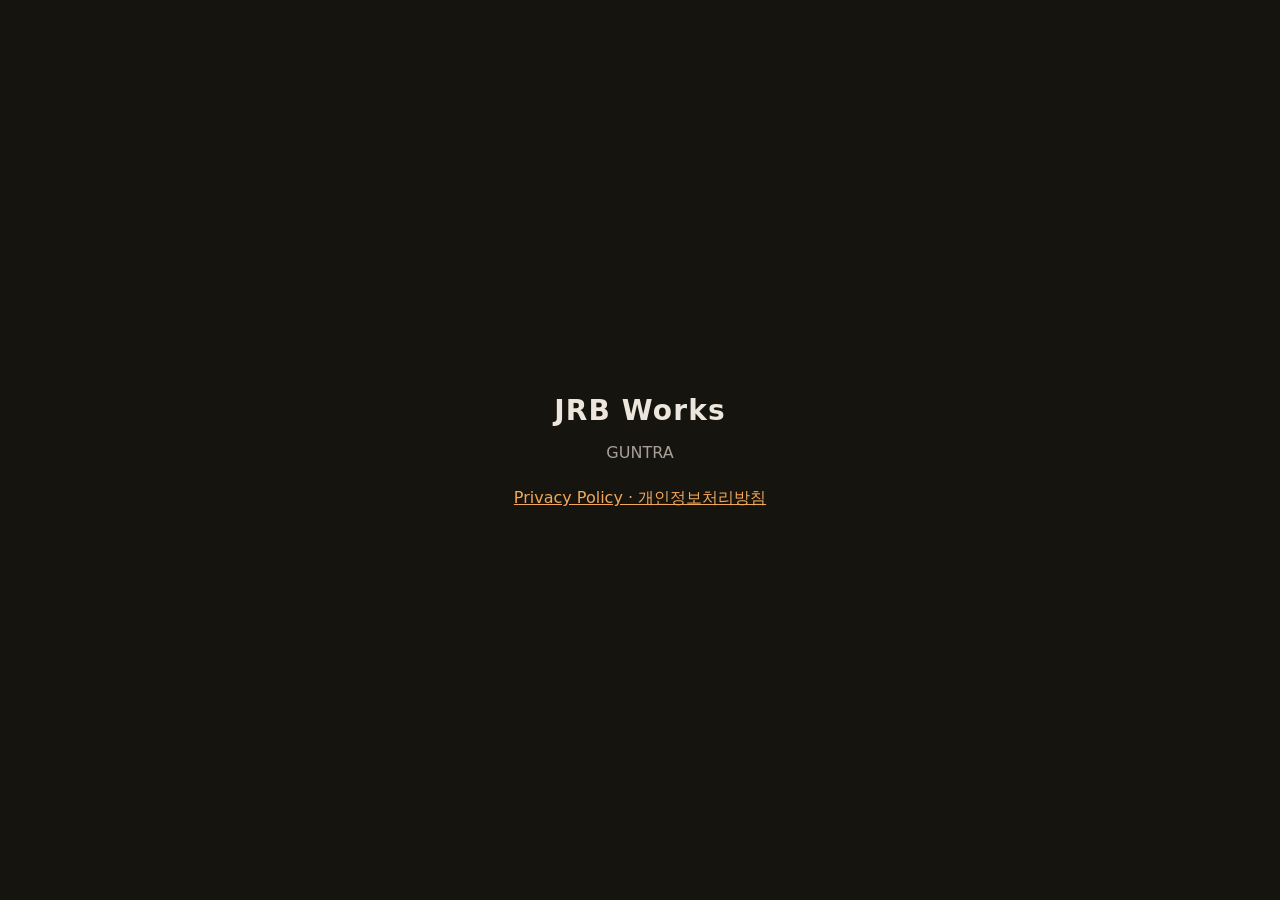
<file: index.html>
<!doctype html>
<html lang="en">
<head>
<meta charset="utf-8">
<meta name="viewport" content="width=device-width, initial-scale=1">
<title>JRB Works</title>
<style>
  body{margin:0;min-height:100vh;display:grid;place-items:center;background:#16140f;color:#ece6dc;font:16px/1.6 system-ui,-apple-system,"Segoe UI","Noto Sans KR",sans-serif}
  main{text-align:center;padding:24px}
  h1{font-size:28px;margin:0 0 6px;letter-spacing:.04em}
  p{color:#a8a096;margin:0 0 20px}
  a{color:#f2a85a}
</style>
</head>
<body>
<main>
<h1>JRB Works</h1>
<p>GUNTRA</p>
<a href="/guntra/privacy/">Privacy Policy · 개인정보처리방침</a>
</main>
</body>
</html>
</file>
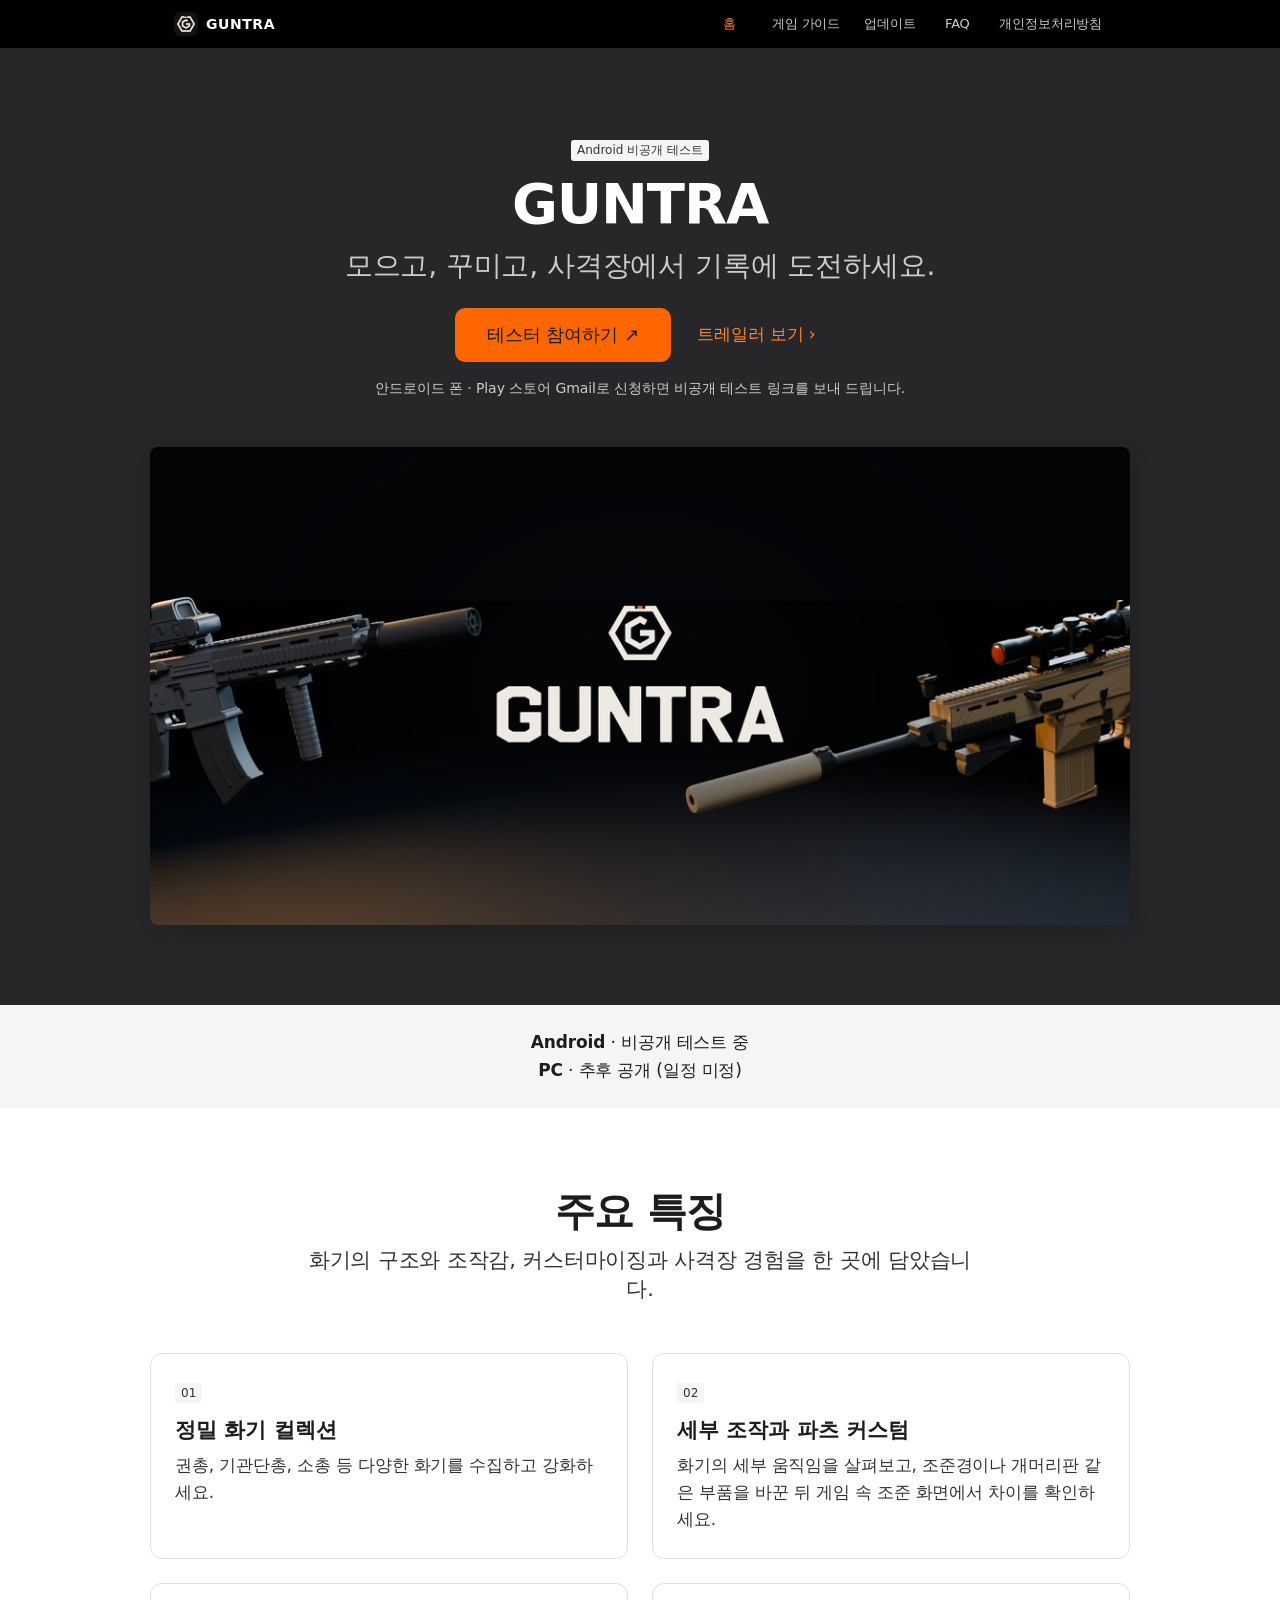
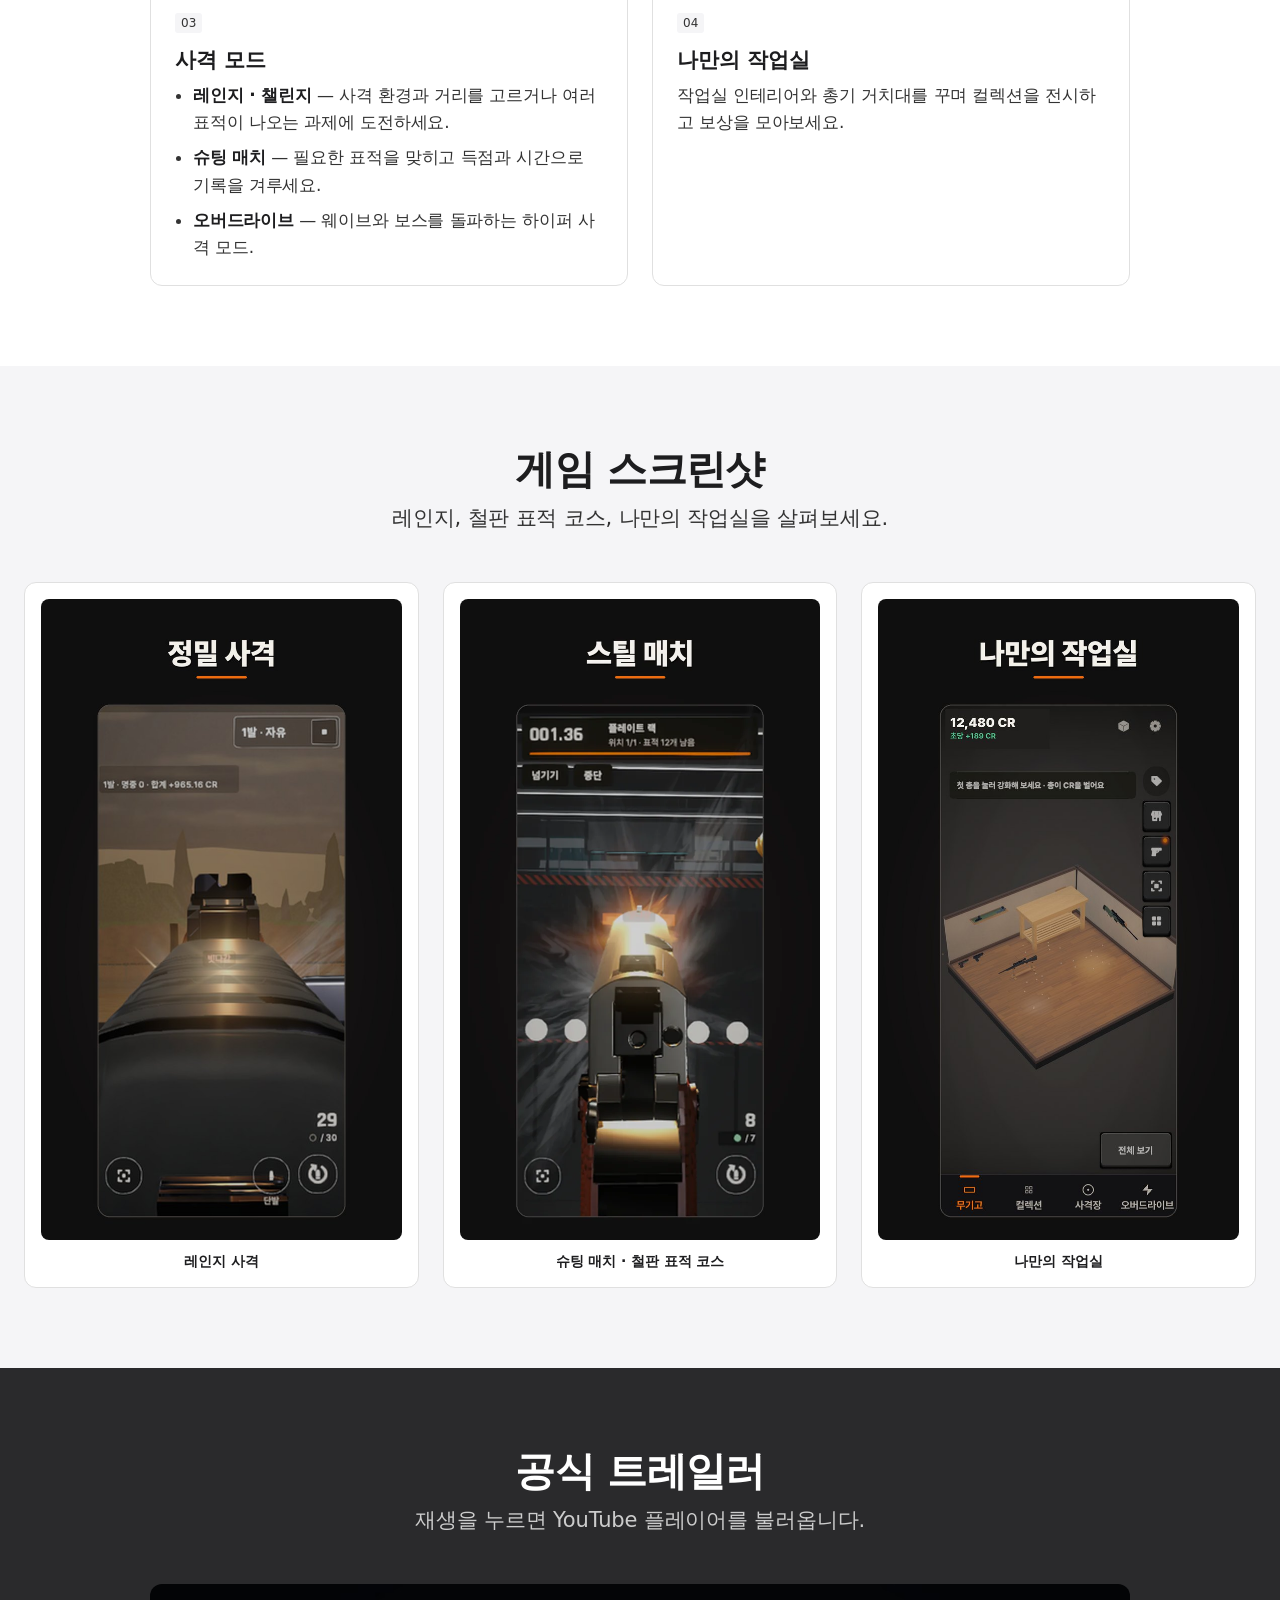
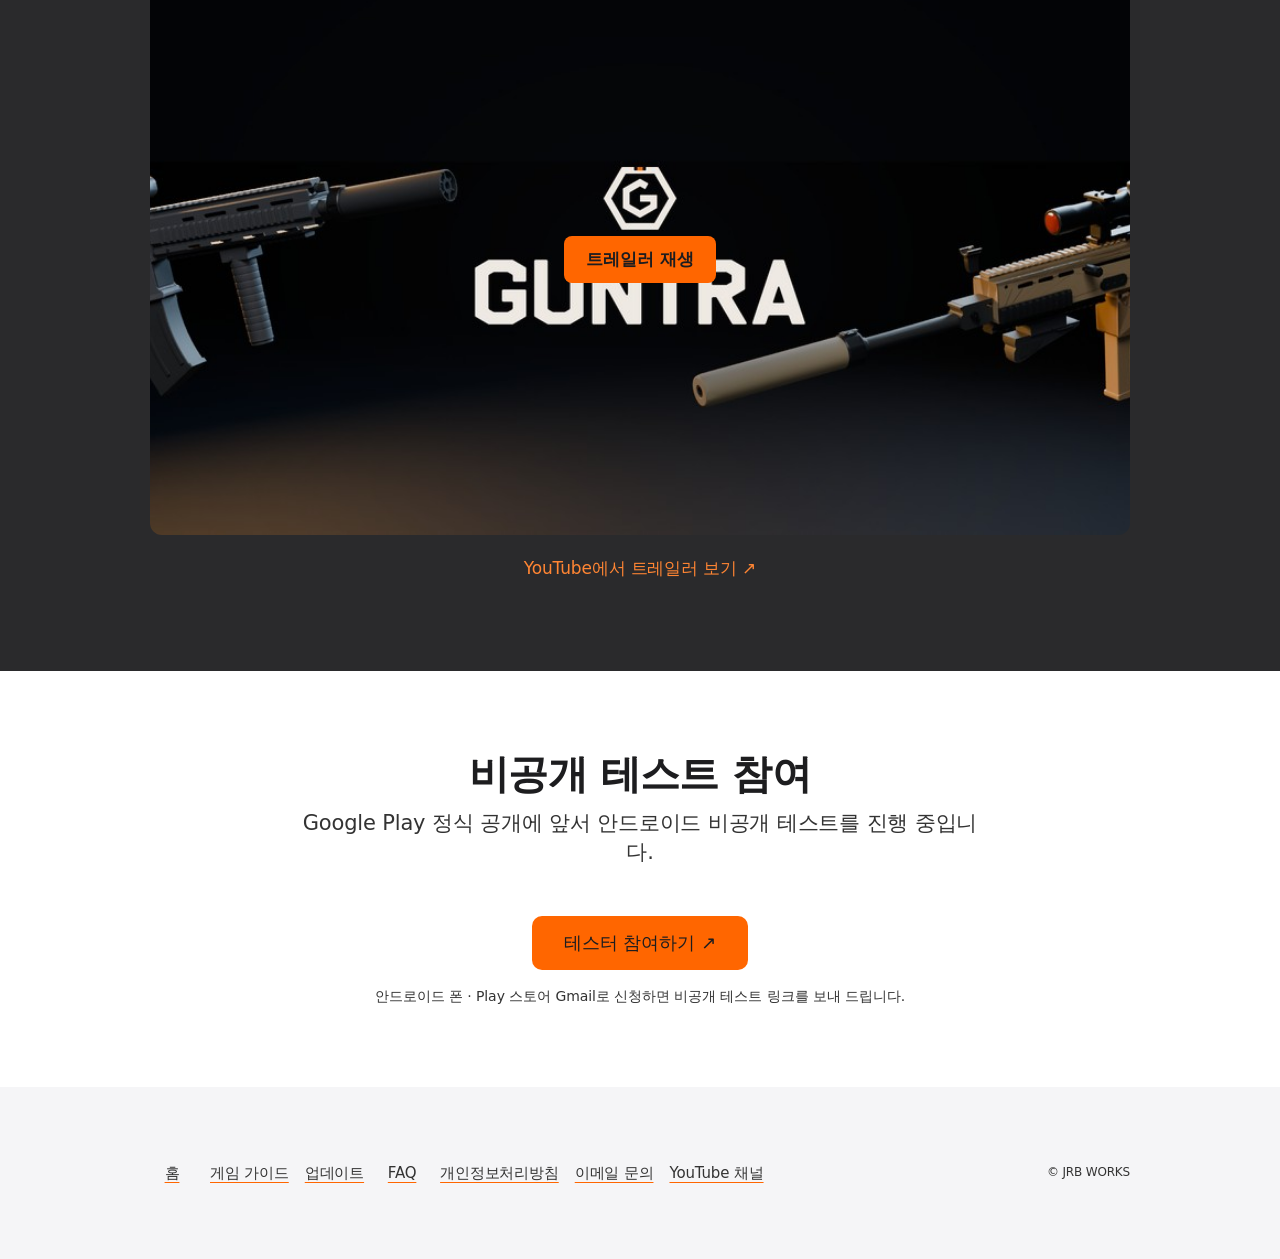
<file: guntra/index.html>
<!doctype html>
<html lang="ko">
<head>
<meta charset="utf-8">
<meta name="viewport" content="width=device-width, initial-scale=1">
<meta name="description" content="화기를 수집하고 커스터마이징한 뒤 사격장에서 기록에 도전하세요. GUNTRA 안드로이드 비공개 테스터를 모집합니다.">
<link rel="canonical" href="https://jawsrawboy.github.io/guntra/">
<meta property="og:type" content="website">
<meta property="og:site_name" content="GUNTRA">
<meta property="og:locale" content="ko_KR">
<meta property="og:title" content="GUNTRA — 전술 화기 수집 · 커스터마이징 · 사격">
<meta property="og:description" content="다양한 화기를 수집·조작·커스터마이징하고 여러 사격장에서 실전 사격 감각을 경험하세요. 비공개 테스터를 모집 중입니다.">
<meta property="og:url" content="https://jawsrawboy.github.io/guntra/">
<meta property="og:image" content="https://jawsrawboy.github.io/guntra/img/og.jpg">
<meta property="og:image:type" content="image/jpeg">
<meta property="og:image:width" content="1200">
<meta property="og:image:height" content="630">
<meta property="og:image:alt" content="GUNTRA 로고와 전술 화기 두 정">
<meta name="twitter:card" content="summary_large_image">
<meta name="twitter:title" content="GUNTRA — 전술 화기 수집 · 커스터마이징 · 사격">
<meta name="twitter:description" content="다양한 화기를 수집·조작·커스터마이징하고 여러 사격장에서 실전 사격 감각을 경험하세요.">
<meta name="twitter:image" content="https://jawsrawboy.github.io/guntra/img/og.jpg">
<meta name="theme-color" content="#000000">
<title>GUNTRA — 전술 화기 수집 · 커스터마이징 · 사격</title>
<link rel="icon" type="image/png" href="img/icon.png">
<style>
  :root {
    --primary: #ff6600;
    --primary-hover: #e05800;
    --primary-focus: #ff7a1a;
    --primary-on-dark: #ff8533;
    --ink: #1d1d1f;
    --body: #1d1d1f;
    --body-on-dark: #ffffff;
    --body-muted: #cccccc;
    --ink-muted-80: #333333;
    --ink-muted-48: #7a7a7a;
    --divider-soft: #f0f0f0;
    --hairline: #e0e0e0;
    --canvas: #ffffff;
    --canvas-parchment: #f5f5f7;
    --surface-pearl: #fafafc;
    --surface-tile-1: #272729;
    --surface-tile-2: #2a2a2c;
    --surface-tile-3: #252527;
    --surface-black: #000000;
    --on-primary: #ffffff;
    --on-dark: #ffffff;

    --rounded-none: 0px;
    --rounded-xs: 3px;
    --rounded-sm: 6px;
    --rounded-md: 8px;
    --rounded-lg: 10px;
    --rounded-xl: 12px;

    --font-display: "Pretendard", "SF Pro Display", system-ui, -apple-system, sans-serif;
    --font-text: "Pretendard", "SF Pro Text", system-ui, -apple-system, sans-serif;
  }

  * {
    box-sizing: border-box;
  }

  html {
    scroll-behavior: smooth;
    background-color: var(--canvas);
    color: var(--ink);
  }

  body {
    margin: 0;
    background-color: var(--canvas);
    color: var(--ink);
    font-family: var(--font-text);
    font-size: 17px;
    font-weight: 400;
    line-height: 1.6;
    letter-spacing: -0.01em;
    -webkit-font-smoothing: antialiased;
    overflow-x: hidden;
  }

  a {
    color: inherit;
    text-decoration: none;
  }

  img {
    display: block;
    max-width: 100%;
  }

  /* Global Nav (#000000, height 48px) */
  .global-nav {
    position: sticky;
    top: 0;
    z-index: 20;
    background-color: var(--surface-black);
    color: var(--on-dark);
    border-radius: var(--rounded-none);
    min-height: 48px;
  }

  .nav-inner {
    max-width: 980px;
    margin: 0 auto;
    padding: 0 24px;
    min-height: 48px;
    display: flex;
    align-items: center;
    justify-content: space-between;
    gap: 24px;
    flex-wrap: wrap;
  }

  .brand {
    display: inline-flex;
    align-items: center;
    gap: 8px;
    font-family: var(--font-display);
    font-size: 14px;
    font-weight: 600;
    letter-spacing: 0.04em;
    color: var(--on-dark);
    min-height: 44px;
  }

  .brand img {
    width: 24px;
    height: 24px;
    border-radius: var(--rounded-sm);
  }

  .nav-links {
    display: flex;
    align-items: center;
    gap: 24px;
    flex-wrap: wrap;
    font-size: 13px;
    font-weight: 400;
    line-height: 1.0;
    letter-spacing: 0;
    color: var(--body-muted);
  }

  .nav-links a {
    display: inline-flex;
    align-items: center;
    min-height: 44px;
    padding: 0 4px;
    border: 2px solid transparent;
    border-radius: var(--rounded-sm);
    transition: color 0.15s ease;
  }

  .nav-links a:hover {
    color: var(--on-dark);
  }

  .nav-links a:focus-visible {
    outline: none;
    border: 2px solid var(--primary-focus);
  }

  /* Full-width alternating tiles (rounded: 0px, gap: 0px, padding: 80px) */
  .tile {
    width: 100%;
    border-radius: var(--rounded-none);
    padding: 80px 24px;
  }

  .tile-dark {
    background-color: var(--surface-tile-1);
    color: var(--on-dark);
  }

  .tile-dark-2 {
    background-color: var(--surface-tile-2);
    color: var(--on-dark);
  }

  .tile-light {
    background-color: var(--canvas);
    color: var(--ink);
  }

  .tile-parchment {
    background-color: var(--canvas-parchment);
    color: var(--ink);
  }

  .wrap-text {
    max-width: 980px;
    margin: 0 auto;
  }

  .wrap-wide {
    max-width: 1440px;
    margin: 0 auto;
  }

  /* Typography scale */
  .hero-title {
    margin: 0 0 12px;
    font-family: var(--font-display);
    font-size: 56px;
    font-weight: 600;
    line-height: 1.12;
    letter-spacing: -0.02em;
    color: var(--on-dark);
  }

  .hero-lead {
    margin: 0 auto;
    max-width: 680px;
    font-family: var(--font-display);
    font-size: 28px;
    font-weight: 400;
    line-height: 1.3;
    letter-spacing: -0.005em;
    color: var(--body-muted);
  }

  .tile-heading {
    margin: 0 0 12px;
    font-family: var(--font-display);
    font-size: 40px;
    font-weight: 600;
    line-height: 1.15;
    letter-spacing: -0.015em;
    text-align: center;
  }

  .tile-lead {
    margin: 0 auto 48px;
    max-width: 680px;
    font-family: var(--font-display);
    font-size: 21px;
    font-weight: 400;
    line-height: 1.4;
    text-align: center;
  }

  .tile-dark .tile-lead,
  .tile-dark-2 .tile-lead {
    color: var(--body-muted);
  }

  .tile-light .tile-lead,
  .tile-parchment .tile-lead {
    color: var(--ink-muted-80);
  }

  /* Hero section */
  .hero-copy {
    text-align: center;
  }

  .hero-actions {
    margin-top: 24px;
    display: flex;
    align-items: center;
    justify-content: center;
    flex-wrap: wrap;
    gap: 16px;
  }

  /* Buttons (DESIGN.md tokens + distinct hover vs focus) */
  .button-hero {
    display: inline-flex;
    align-items: center;
    justify-content: center;
    min-height: 52px;
    padding: 16px 30px;
    background-color: var(--primary);
    color: var(--on-primary);
    border: 2px solid transparent;
    border-radius: var(--rounded-lg);
    font-family: var(--font-text);
    font-size: 18px;
    font-weight: 500;
    line-height: 1.0;
    letter-spacing: 0;
    transition: background-color 0.15s ease, transform 0.1s ease;
  }

  .button-hero:hover {
    background-color: var(--primary-hover);
  }

  .button-hero:focus-visible {
    outline: none;
    background-color: var(--primary);
    border: 2px solid var(--primary-focus);
  }

  .button-hero:active {
    background-color: var(--primary-hover);
    transform: scale(0.97);
  }

  .text-link {
    display: inline-flex;
    align-items: center;
    min-height: 44px;
    padding: 0 8px;
    color: var(--primary);
    border: 2px solid transparent;
    border-radius: var(--rounded-md);
    font-size: 17px;
    font-weight: 400;
  }

  .text-link:hover {
    text-decoration: underline;
    text-underline-offset: 4px;
  }

  .text-link:focus-visible {
    outline: none;
    border: 2px solid var(--primary-focus);
  }

  .text-link-on-dark {
    display: inline-flex;
    align-items: center;
    min-height: 44px;
    padding: 0 8px;
    color: var(--primary-on-dark);
    border: 2px solid transparent;
    border-radius: var(--rounded-md);
    font-size: 17px;
    font-weight: 400;
  }

  .text-link-on-dark:hover {
    text-decoration: underline;
    text-underline-offset: 4px;
  }

  .text-link-on-dark:focus-visible {
    outline: none;
    border: 2px solid var(--primary-focus);
  }

  .caption-note {
    margin: 16px 0 0;
    font-size: 14px;
    font-weight: 400;
    line-height: 1.5;
    letter-spacing: -0.005em;
  }

  .tile-dark .caption-note {
    color: var(--body-muted);
  }

  .tile-light .caption-note {
    color: var(--ink-muted-80);
  }

  /* Hero Product Image (ONLY shadow in page for grounded product) */
  .hero-media {
    margin-top: 48px;
  }

  .hero-image {
    width: 100%;
    height: auto;
    aspect-ratio: 1024 / 500;
    object-fit: cover;
    border-radius: var(--rounded-md);
    box-shadow: 3px 5px 30px 0 rgba(0, 0, 0, 0.22);
  }

  /* Features 2x2 Grid (card: #ffffff, hairline 1px, rounded: 12px, padding: 24px) */
  .features-grid {
    display: grid;
    grid-template-columns: repeat(2, minmax(0, 1fr));
    gap: 24px;
  }

  .card {
    background-color: var(--canvas);
    color: var(--ink);
    border: 1px solid var(--hairline);
    border-radius: var(--rounded-xl);
    padding: 24px;
  }

  .badge {
    display: inline-block;
    padding: 2px 6px;
    background-color: var(--canvas-parchment);
    color: var(--ink-muted-80);
    border-radius: var(--rounded-xs);
    font-size: 12px;
    font-weight: 400;
    line-height: 1.4;
    letter-spacing: 0;
  }

  .card-title {
    margin: 12px 0 8px;
    font-family: var(--font-display);
    font-size: 21px;
    font-weight: 600;
    line-height: 1.3;
    letter-spacing: 0;
    color: var(--ink);
  }

  .card p {
    margin: 0;
    font-size: 17px;
    font-weight: 400;
    line-height: 1.6;
    letter-spacing: -0.01em;
    color: var(--ink-muted-80);
  }

  .mode-list {
    margin: 0;
    padding-left: 18px;
    font-size: 17px;
    line-height: 1.6;
    color: var(--ink-muted-80);
  }

  .mode-list li + li {
    margin-top: 8px;
  }

  .mode-strong {
    font-weight: 600;
    color: var(--ink);
  }

  /* Screenshots 4-col grid (card 12px -> image 8px) */
  .shots-grid {
    display: grid;
    grid-template-columns: repeat(4, minmax(0, 1fr));
    gap: 24px;
  }

  .shot-card {
    margin: 0;
    background-color: var(--canvas);
    border: 1px solid var(--hairline);
    border-radius: var(--rounded-xl);
    padding: 16px;
    display: flex;
    flex-direction: column;
    gap: 12px;
  }

  .shot-card img {
    width: 100%;
    height: auto;
    aspect-ratio: 9 / 16;
    object-fit: cover;
    border-radius: var(--rounded-md);
    background-color: var(--surface-black);
  }

  .shot-card figcaption {
    font-size: 14px;
    font-weight: 600;
    line-height: 1.4;
    letter-spacing: -0.005em;
    color: var(--ink);
    text-align: center;
  }

  /* Trailer flat black stage (rounded: 12px, zero gradient) */
  .trailer-stage {
    aspect-ratio: 16 / 9;
    width: 100%;
    background-color: var(--surface-black);
    border-radius: var(--rounded-xl);
    display: flex;
    flex-direction: column;
    align-items: center;
    justify-content: center;
    text-align: center;
    padding: 24px;
    gap: 12px;
  }

  .trailer-icon {
    width: 48px;
    height: 48px;
    border-radius: var(--rounded-lg);
    background-color: var(--surface-tile-1);
    color: var(--primary-on-dark);
    display: inline-flex;
    align-items: center;
    justify-content: center;
  }

  .trailer-title {
    margin: 0;
    font-family: var(--font-display);
    font-size: 21px;
    font-weight: 600;
    color: var(--on-dark);
  }

  .trailer-desc {
    margin: 0;
    font-size: 14px;
    color: var(--body-muted);
  }

  /* Tester & Play CTA Tile */
  .cta-center {
    text-align: center;
  }

  .cta-divider {
    width: 100%;
    max-width: 320px;
    height: 1px;
    background-color: var(--divider-soft);
    margin: 32px auto;
  }

  .button-pearl-play {
    display: inline-flex;
    align-items: center;
    justify-content: center;
    gap: 12px;
    min-height: 44px;
    padding: 12px 22px;
    background-color: var(--surface-pearl);
    color: var(--ink-muted-80);
    border: 1px solid var(--hairline);
    border-radius: var(--rounded-md);
    font-family: var(--font-text);
    font-size: 16px;
    font-weight: 500;
    line-height: 1.0;
    cursor: default;
    user-select: none;
  }

  .button-pearl-play svg {
    flex-shrink: 0;
    color: var(--primary);
  }

  /* Footer (canvas-parchment #f5f5f7, padding 64px, links 15px / 2.2) */
  .site-footer {
    background-color: var(--canvas-parchment);
    color: var(--ink-muted-80);
    border-radius: var(--rounded-none);
    padding: 64px 24px;
  }

  .footer-inner {
    max-width: 980px;
    margin: 0 auto;
    display: flex;
    flex-wrap: wrap;
    align-items: center;
    justify-content: space-between;
    gap: 16px 24px;
  }

  .footer-links {
    display: flex;
    flex-wrap: wrap;
    align-items: center;
    gap: 8px 24px;
    font-size: 15px;
    font-weight: 400;
    line-height: 2.2;
  }

  .footer-links a {
    color: var(--primary);
    border: 2px solid transparent;
    border-radius: var(--rounded-xs);
    padding: 2px 4px;
  }

  .footer-links a:hover {
    text-decoration: underline;
    text-underline-offset: 4px;
  }

  .footer-links a:focus-visible {
    outline: none;
    border: 2px solid var(--primary-focus);
  }

  .footer-copy {
    margin: 0;
    font-size: 12px;
    font-weight: 400;
    line-height: 1.4;
    color: var(--ink-muted-48);
  }

  /* Responsive breakpoints per DESIGN.md */
  @media (max-width: 1068px) {
    .hero-title {
      font-size: 40px;
    }
    .shots-grid {
      grid-template-columns: repeat(3, minmax(0, 1fr));
    }
  }

  @media (max-width: 834px) {
    .shots-grid {
      grid-template-columns: repeat(2, minmax(0, 1fr));
    }
  }

  @media (max-width: 640px) {
    .hero-title {
      font-size: 34px;
    }
    .hero-lead {
      font-size: 21px;
    }
    .tile-heading {
      font-size: 32px;
    }
    .features-grid,
    .shots-grid {
      grid-template-columns: 1fr;
    }
    .button-hero,
    .button-pearl-play {
      width: 100%;
    }
    .footer-inner {
      flex-direction: column;
      align-items: flex-start;
    }
  }

  @media (max-width: 419px) {
    .tile {
      padding: 48px 16px;
    }
    .hero-title {
      font-size: 28px;
    }
  }
  .hero-copy .badge { margin-bottom: 12px; }
  .button-hero, .button-hero:focus-visible { color: #1d1d1f; }
  .platform-strip { background: var(--canvas-parchment); padding: 24px; text-align: center; }
  .platform-strip p { margin: 0; }
  .trailer-stage { padding: 0; overflow: hidden; background: #000 url("img/hero.jpg") center / cover no-repeat; }
  .trailer-stage iframe { width: 100%; height: 100%; border: 0; }
  .trailer-stage button {
    width: 100%; height: 100%; border: 0; background: transparent;
    color: #1d1d1f; font: 600 17px/1.4 var(--font-text); cursor: pointer;
  }
  .trailer-stage button:focus-visible { outline-offset: -4px; }
  .trailer-stage button span { display: inline-block; padding: 12px 22px; background: var(--primary); border-radius: 8px; }
  .trailer-stage button:hover span { background: var(--primary-hover); }
  .trailer-link { margin: 12px 0 0; text-align: center; }
  @media (min-width: 835px) { .shots-grid { grid-template-columns: repeat(3, minmax(0, 1fr)); } }
</style>
<link rel="stylesheet" href="site.css">
</head>
<body>

<header class="site-header">
  <div class="site-container site-bar">
    <a class="site-brand" href="index.html"><img src="img/icon.png" alt="" width="24" height="24">GUNTRA</a>
    <nav class="site-menu" aria-label="주요 메뉴">
      <a href="index.html" aria-current="page">홈</a><a href="guide.html">게임 가이드</a><a href="updates.html">업데이트</a><a href="faq.html">FAQ</a><a href="privacy/index.html">개인정보처리방침</a>
    </nav>
  </div>
</header>

<main id="top">
  <!-- 1. 대표 이미지 + 게임 이름 + 한 줄 소개 + 5-1 상단 테스터 참여 -->
  <section class="tile tile-dark" aria-label="게임 소개">
    <div class="wrap-text">
      <div class="hero-copy">
        <p class="badge">Android 비공개 테스트</p>
        <h1 class="hero-title">GUNTRA</h1>
        <p class="hero-lead">모으고, 꾸미고, 사격장에서 기록에 도전하세요.</p>
        <div class="hero-actions">
          <a class="button-hero" href="https://docs.google.com/forms/d/e/1FAIpQLSd_g0TYqJYqymUZRiBdtusYdHvaEfZB8yZcb4ejUIKklBAmbw/viewform" target="_blank" rel="noopener noreferrer">테스터 참여하기 ↗</a>
          <a class="text-link-on-dark" href="#trailer">트레일러 보기 ›</a>
        </div>
        <p class="caption-note">안드로이드 폰 · Play 스토어 Gmail로 신청하면 비공개 테스트 링크를 보내 드립니다.</p>
      </div>
      <div class="hero-media">
        <img class="hero-image" src="img/hero.jpg" alt="GUNTRA 전술 화기 컬렉션 대표 이미지" width="1024" height="500">
      </div>
    </div>
  </section>

  <section class="platform-strip" aria-label="플랫폼 및 출시 상태">
    <p><strong>Android</strong> · 비공개 테스트 중</p>
    <p><strong>PC</strong> · 추후 공개 (일정 미정)</p>
  </section>

  <!-- 2. 특징 4개 (밝은 면 #ffffff) -->
  <section id="features" class="tile tile-light" aria-labelledby="features-title">
    <div class="wrap-text">
      <h2 class="tile-heading" id="features-title">주요 특징</h2>
      <p class="tile-lead">화기의 구조와 조작감, 커스터마이징과 사격장 경험을 한 곳에 담았습니다.</p>
      <div class="features-grid">
        <article class="card">
          <span class="badge">01</span>
          <h3 class="card-title">정밀 화기 컬렉션</h3>
          <p>권총, 기관단총, 소총 등 다양한 화기를 수집하고 강화하세요.</p>
        </article>

        <article class="card">
          <span class="badge">02</span>
          <h3 class="card-title">세부 조작과 파츠 커스텀</h3>
          <p>화기의 세부 움직임을 살펴보고, 조준경이나 개머리판 같은 부품을 바꾼 뒤 게임 속 조준 화면에서 차이를 확인하세요.</p>
        </article>

        <article class="card">
          <span class="badge">03</span>
          <h3 class="card-title">사격 모드</h3>
          <ul class="mode-list">
            <li><span class="mode-strong">레인지 · 챌린지</span> — 사격 환경과 거리를 고르거나 여러 표적이 나오는 과제에 도전하세요.</li>
            <li><span class="mode-strong">슈팅 매치</span> — 필요한 표적을 맞히고 득점과 시간으로 기록을 겨루세요.</li>
            <li><span class="mode-strong">오버드라이브</span> — 웨이브와 보스를 돌파하는 하이퍼 사격 모드.</li>
          </ul>
        </article>

        <article class="card">
          <span class="badge">04</span>
          <h3 class="card-title">나만의 작업실</h3>
          <p>작업실 인테리어와 총기 거치대를 꾸며 컬렉션을 전시하고 보상을 모아보세요.</p>
        </article>
      </div>
    </div>
  </section>

  <section id="screenshots" class="tile tile-parchment" aria-labelledby="screenshots-title">
    <div class="wrap-wide">
      <h2 class="tile-heading" id="screenshots-title">게임 스크린샷</h2>
      <p class="tile-lead">레인지, 철판 표적 코스, 나만의 작업실을 살펴보세요.</p>
      <div class="shots-grid">
        <figure class="shot-card">
          <img src="img/shot_01_range.jpg" alt="GUNTRA 레인지 사격 화면" width="720" height="1280" loading="lazy">
          <figcaption>레인지 사격</figcaption>
        </figure>
        <figure class="shot-card">
          <img src="img/shot_05_match.webp" alt="철판 표적과 남은 표적 수가 보이는 슈팅 매치 화면" width="720" height="1280" loading="lazy">
          <figcaption>슈팅 매치 · 철판 표적 코스</figcaption>
        </figure>
        <figure class="shot-card">
          <img src="img/shot_04_workshop.jpg" alt="GUNTRA 나만의 작업실 화면" width="720" height="1280" loading="lazy">
          <figcaption>나만의 작업실</figcaption>
        </figure>
      </div>
    </div>
  </section>

  <section id="trailer" class="tile tile-dark-2" aria-labelledby="trailer-title">
    <div class="wrap-text">
      <h2 class="tile-heading" id="trailer-title">공식 트레일러</h2>
      <p class="tile-lead">재생을 누르면 YouTube 플레이어를 불러옵니다.</p>
      <div class="trailer-stage">
        <button id="play-trailer" type="button" hidden><span>트레일러 재생</span></button>
        <template id="trailer-player">
          <iframe title="GUNTRA 공식 트레일러" src="https://www.youtube-nocookie.com/embed/l7EDWdCmeEI?autoplay=1" loading="lazy" referrerpolicy="strict-origin-when-cross-origin" allow="autoplay; encrypted-media; picture-in-picture" allowfullscreen></iframe>
        </template>
      </div>
      <p class="trailer-link"><a class="text-link-on-dark" href="https://www.youtube.com/watch?v=l7EDWdCmeEI">YouTube에서 트레일러 보기 ↗</a></p>
    </div>
  </section>

  <!-- 5 & 5-1. 하단 테스터 참여하기 + Google Play에서 받기 자리 (밝은 면 #ffffff) -->
  <!-- REPLACE_PLAY_LINK: 출시 URL 확정 후 .button-pearl-play를 <a class="button-pearl-play" href="https://play.google.com/store/apps/details?id=..."> 로 교체하고 .badge 제거 -->
  <section id="download" class="tile tile-light" aria-labelledby="download-title">
    <div class="wrap-text cta-center">
      <h2 class="tile-heading" id="download-title">비공개 테스트 참여</h2>
      <p class="tile-lead">Google Play 정식 공개에 앞서 안드로이드 비공개 테스트를 진행 중입니다.</p>
      <a class="button-hero" href="https://docs.google.com/forms/d/e/1FAIpQLSd_g0TYqJYqymUZRiBdtusYdHvaEfZB8yZcb4ejUIKklBAmbw/viewform" target="_blank" rel="noopener noreferrer">테스터 참여하기 ↗</a>
      <p class="caption-note">안드로이드 폰 · Play 스토어 Gmail로 신청하면 비공개 테스트 링크를 보내 드립니다.</p>
      <!-- 공개 출시 후 이 위치에 Google Play 스토어 링크를 추가합니다. -->
    </div>
  </section>
</main>

<!-- 6. 하단 (#f5f5f7) -->
<footer class="site-bottom">
  <div class="site-container">
    <nav aria-label="하단 메뉴">
      <a href="index.html">홈</a><a href="guide.html">게임 가이드</a><a href="updates.html">업데이트</a><a href="faq.html">FAQ</a><a href="privacy/index.html">개인정보처리방침</a>
      <a href="mailto:jawsrawboy@gmail.com">이메일 문의</a><a href="https://www.youtube.com/@jrbworks">YouTube 채널</a>
    </nav>
    <p>© JRB WORKS</p>
  </div>
</footer>

<script>
  const trailerButton = document.getElementById('play-trailer');
  const trailerTemplate = document.getElementById('trailer-player');
  trailerButton.hidden = false;
  trailerButton.addEventListener('click', () => {
    const player = trailerTemplate.content.querySelector('iframe').cloneNode();
    trailerButton.replaceWith(player);
    player.focus();
  });
</script>
</body>
</html>
</file>
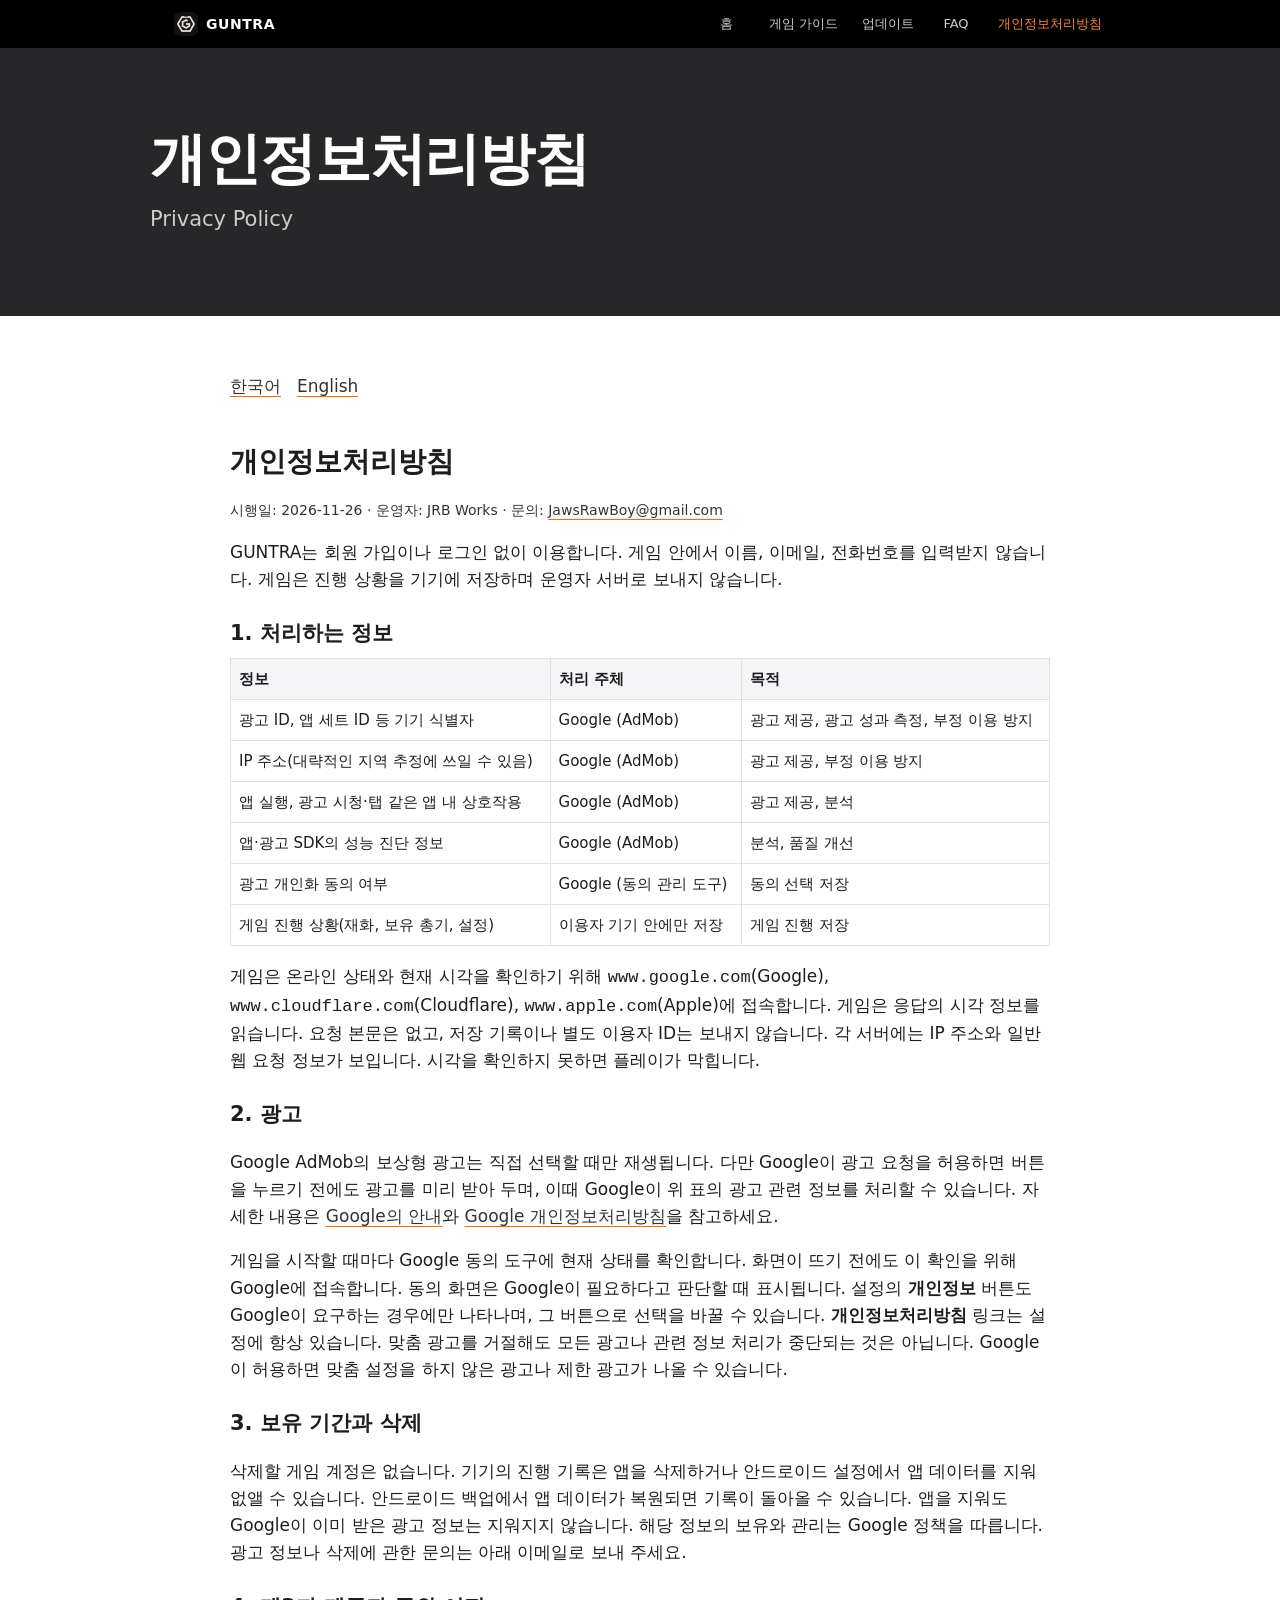
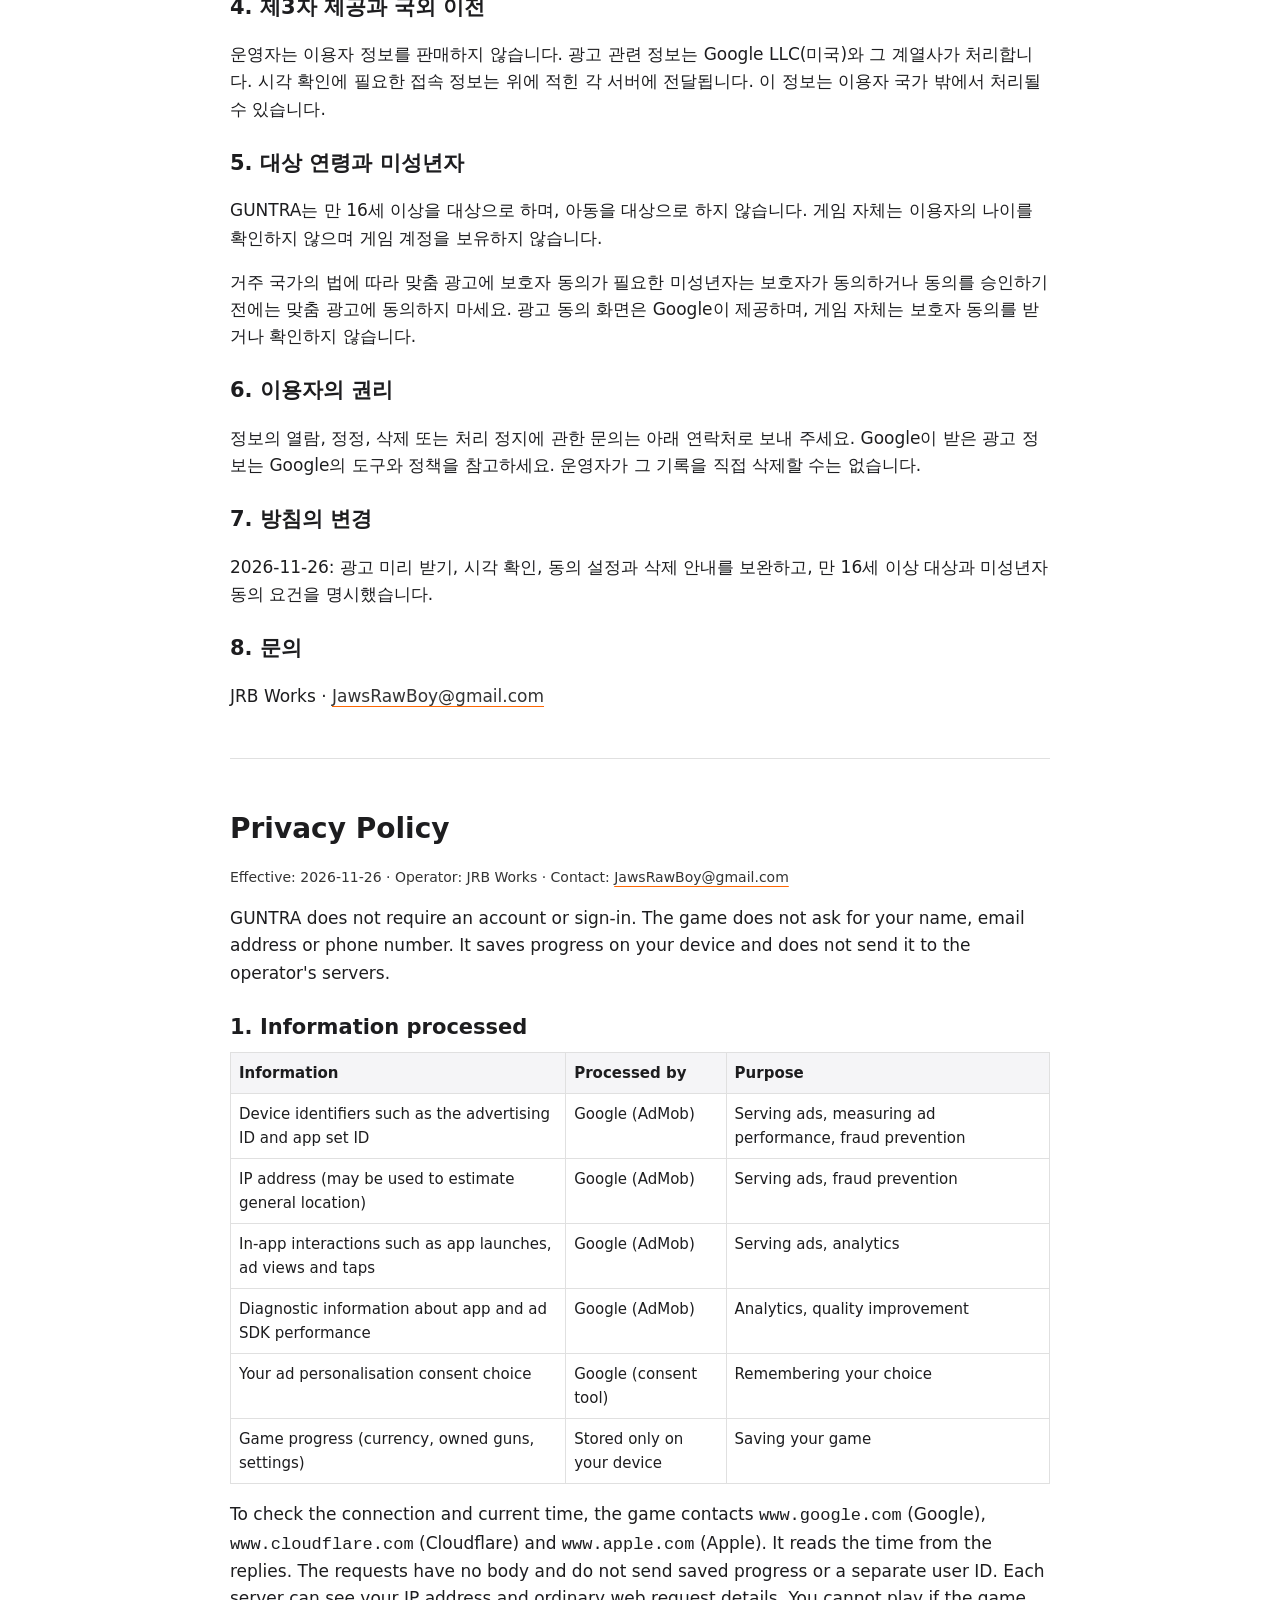
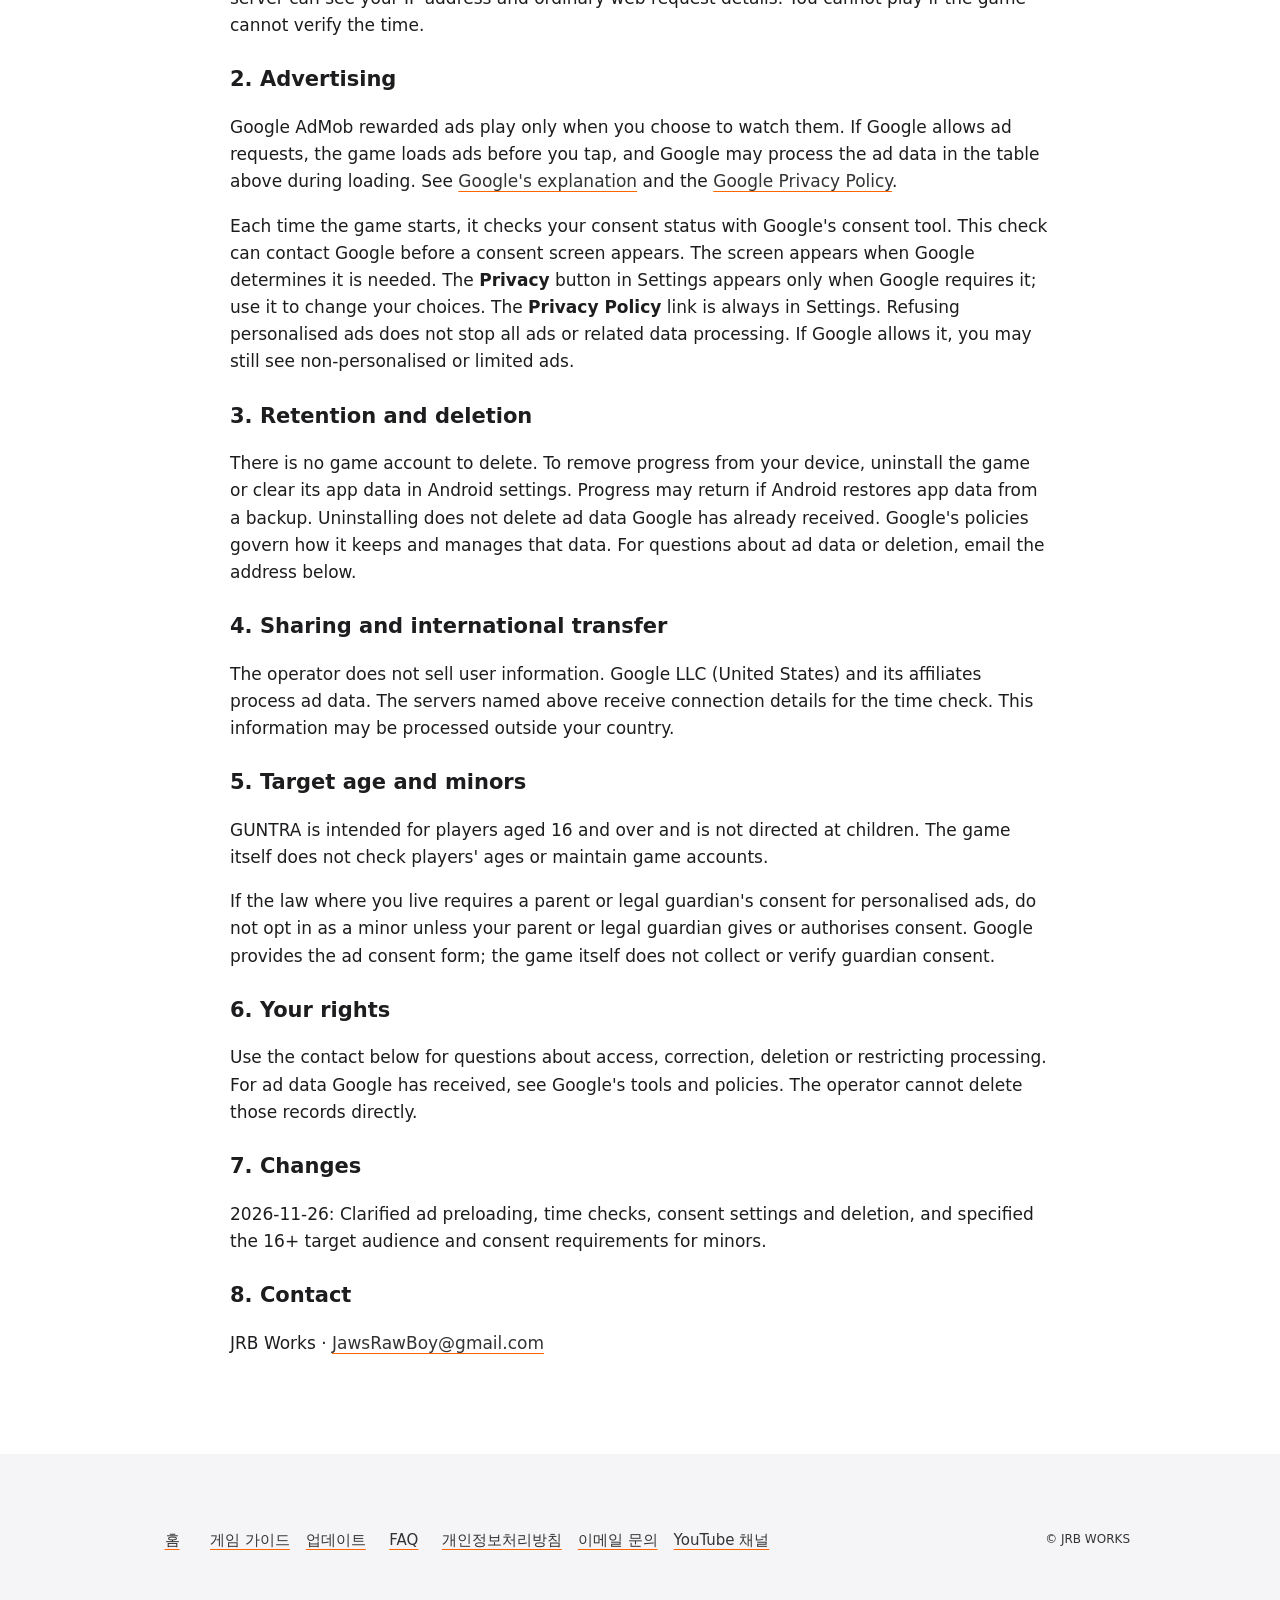
<file: guntra/privacy/index.html>
<!doctype html>
<html lang="ko">
<head>
<meta charset="utf-8">
<meta name="viewport" content="width=device-width, initial-scale=1">
<meta name="description" content="GUNTRA의 기기 저장, 광고 및 동의 설정, 데이터 삭제 방법을 안내합니다.">
<meta property="og:type" content="website">
<meta property="og:site_name" content="GUNTRA">
<meta property="og:locale" content="ko_KR">
<meta property="og:title" content="GUNTRA — 개인정보처리방침">
<meta property="og:description" content="기기 저장, 광고 및 동의 설정, 데이터 삭제 방법을 확인하세요.">
<meta property="og:url" content="https://jawsrawboy.github.io/guntra/privacy/">
<meta property="og:image" content="https://jawsrawboy.github.io/guntra/img/og.jpg">
<link rel="canonical" href="https://jawsrawboy.github.io/guntra/privacy/">
<link rel="icon" type="image/png" href="../img/icon.png">
<link rel="stylesheet" href="../site.css">
<title>GUNTRA 개인정보처리방침 · Privacy Policy</title>
<style>
  .policy h2 { font-size: 28px; margin: 32px 0 8px; }
  .policy h3 { font-size: 21px; margin: 24px 0 8px; }
  .policy .meta { color: #333; font-size: 14px; }
  .policy nav a { display: inline-flex; align-items: center; min-height: 44px; margin-right: 16px; }
  .policy table { border-collapse: collapse; width: 100%; margin: 8px 0; font-size: 15px; }
  .policy th, .policy td { border: 1px solid #e0e0e0; padding: 8px; text-align: left; vertical-align: top; }
  .policy th { background: #f5f5f7; }
  .policy hr { border: 0; border-top: 1px solid #e0e0e0; margin: 48px 0; }
</style>
</head>
<body>
<header class="site-header">
  <div class="site-container site-bar">
    <a class="site-brand" href="../index.html"><img src="../img/icon.png" alt="" width="24" height="24">GUNTRA</a>
    <nav class="site-menu" aria-label="주요 메뉴">
      <a href="../index.html">홈</a><a href="../guide.html">게임 가이드</a><a href="../updates.html">업데이트</a><a href="../faq.html">FAQ</a><a href="index.html" aria-current="page">개인정보처리방침</a>
    </nav>
  </div>
</header>
<main>
<section class="info-hero"><div class="site-container">
  <h1>개인정보처리방침</h1>
  <p lang="en">Privacy Policy</p>
</div></section>
<div class="info-body policy"><div class="site-container">
<nav aria-label="언어"><a href="#ko">한국어</a><a href="#en" lang="en">English</a></nav>

<section id="ko" lang="ko">
<h2>개인정보처리방침</h2>
<p class="meta">시행일: 2026-11-26 · 운영자: JRB Works · 문의: <a href="mailto:JawsRawBoy@gmail.com">JawsRawBoy@gmail.com</a></p>
<p>GUNTRA는 회원 가입이나 로그인 없이 이용합니다. 게임 안에서 이름, 이메일, 전화번호를 입력받지 않습니다. 게임은 진행 상황을 기기에 저장하며 운영자 서버로 보내지 않습니다.</p>

<h3>1. 처리하는 정보</h3>
<table>
<tr><th>정보</th><th>처리 주체</th><th>목적</th></tr>
<tr><td>광고 ID, 앱 세트 ID 등 기기 식별자</td><td>Google (AdMob)</td><td>광고 제공, 광고 성과 측정, 부정 이용 방지</td></tr>
<tr><td>IP 주소(대략적인 지역 추정에 쓰일 수 있음)</td><td>Google (AdMob)</td><td>광고 제공, 부정 이용 방지</td></tr>
<tr><td>앱 실행, 광고 시청·탭 같은 앱 내 상호작용</td><td>Google (AdMob)</td><td>광고 제공, 분석</td></tr>
<tr><td>앱·광고 SDK의 성능 진단 정보</td><td>Google (AdMob)</td><td>분석, 품질 개선</td></tr>
<tr><td>광고 개인화 동의 여부</td><td>Google (동의 관리 도구)</td><td>동의 선택 저장</td></tr>
<tr><td>게임 진행 상황(재화, 보유 총기, 설정)</td><td>이용자 기기 안에만 저장</td><td>게임 진행 저장</td></tr>
</table>
<p>게임은 온라인 상태와 현재 시각을 확인하기 위해 <code>www.google.com</code>(Google), <code>www.cloudflare.com</code>(Cloudflare), <code>www.apple.com</code>(Apple)에 접속합니다. 게임은 응답의 시각 정보를 읽습니다. 요청 본문은 없고, 저장 기록이나 별도 이용자 ID는 보내지 않습니다. 각 서버에는 IP 주소와 일반 웹 요청 정보가 보입니다. 시각을 확인하지 못하면 플레이가 막힙니다.</p>

<h3>2. 광고</h3>
<p>Google AdMob의 보상형 광고는 직접 선택할 때만 재생됩니다. 다만 Google이 광고 요청을 허용하면 버튼을 누르기 전에도 광고를 미리 받아 두며, 이때 Google이 위 표의 광고 관련 정보를 처리할 수 있습니다. 자세한 내용은 <a href="https://policies.google.com/technologies/partner-sites">Google의 안내</a>와 <a href="https://policies.google.com/privacy">Google 개인정보처리방침</a>을 참고하세요.</p>
<p>게임을 시작할 때마다 Google 동의 도구에 현재 상태를 확인합니다. 화면이 뜨기 전에도 이 확인을 위해 Google에 접속합니다. 동의 화면은 Google이 필요하다고 판단할 때 표시됩니다. 설정의 <strong>개인정보</strong> 버튼도 Google이 요구하는 경우에만 나타나며, 그 버튼으로 선택을 바꿀 수 있습니다. <strong>개인정보처리방침</strong> 링크는 설정에 항상 있습니다. 맞춤 광고를 거절해도 모든 광고나 관련 정보 처리가 중단되는 것은 아닙니다. Google이 허용하면 맞춤 설정을 하지 않은 광고나 제한 광고가 나올 수 있습니다.</p>

<h3>3. 보유 기간과 삭제</h3>
<p>삭제할 게임 계정은 없습니다. 기기의 진행 기록은 앱을 삭제하거나 안드로이드 설정에서 앱 데이터를 지워 없앨 수 있습니다. 안드로이드 백업에서 앱 데이터가 복원되면 기록이 돌아올 수 있습니다. 앱을 지워도 Google이 이미 받은 광고 정보는 지워지지 않습니다. 해당 정보의 보유와 관리는 Google 정책을 따릅니다. 광고 정보나 삭제에 관한 문의는 아래 이메일로 보내 주세요.</p>

<h3>4. 제3자 제공과 국외 이전</h3>
<p>운영자는 이용자 정보를 판매하지 않습니다. 광고 관련 정보는 Google LLC(미국)와 그 계열사가 처리합니다. 시각 확인에 필요한 접속 정보는 위에 적힌 각 서버에 전달됩니다. 이 정보는 이용자 국가 밖에서 처리될 수 있습니다.</p>

<h3>5. 대상 연령과 미성년자</h3>
<p>GUNTRA는 만 16세 이상을 대상으로 하며, 아동을 대상으로 하지 않습니다. 게임 자체는 이용자의 나이를 확인하지 않으며 게임 계정을 보유하지 않습니다.</p>
<p>거주 국가의 법에 따라 맞춤 광고에 보호자 동의가 필요한 미성년자는 보호자가 동의하거나 동의를 승인하기 전에는 맞춤 광고에 동의하지 마세요. 광고 동의 화면은 Google이 제공하며, 게임 자체는 보호자 동의를 받거나 확인하지 않습니다.</p>

<h3>6. 이용자의 권리</h3>
<p>정보의 열람, 정정, 삭제 또는 처리 정지에 관한 문의는 아래 연락처로 보내 주세요. Google이 받은 광고 정보는 Google의 도구와 정책을 참고하세요. 운영자가 그 기록을 직접 삭제할 수는 없습니다.</p>

<h3>7. 방침의 변경</h3>
<p>2026-11-26: 광고 미리 받기, 시각 확인, 동의 설정과 삭제 안내를 보완하고, 만 16세 이상 대상과 미성년자 동의 요건을 명시했습니다.</p>

<h3>8. 문의</h3>
<p>JRB Works · <a href="mailto:JawsRawBoy@gmail.com">JawsRawBoy@gmail.com</a></p>
</section>

<hr>

<section id="en" lang="en">
<h2>Privacy Policy</h2>
<p class="meta">Effective: 2026-11-26 · Operator: JRB Works · Contact: <a href="mailto:JawsRawBoy@gmail.com">JawsRawBoy@gmail.com</a></p>
<p>GUNTRA does not require an account or sign-in. The game does not ask for your name, email address or phone number. It saves progress on your device and does not send it to the operator's servers.</p>

<h3>1. Information processed</h3>
<table>
<tr><th>Information</th><th>Processed by</th><th>Purpose</th></tr>
<tr><td>Device identifiers such as the advertising ID and app set ID</td><td>Google (AdMob)</td><td>Serving ads, measuring ad performance, fraud prevention</td></tr>
<tr><td>IP address (may be used to estimate general location)</td><td>Google (AdMob)</td><td>Serving ads, fraud prevention</td></tr>
<tr><td>In-app interactions such as app launches, ad views and taps</td><td>Google (AdMob)</td><td>Serving ads, analytics</td></tr>
<tr><td>Diagnostic information about app and ad SDK performance</td><td>Google (AdMob)</td><td>Analytics, quality improvement</td></tr>
<tr><td>Your ad personalisation consent choice</td><td>Google (consent tool)</td><td>Remembering your choice</td></tr>
<tr><td>Game progress (currency, owned guns, settings)</td><td>Stored only on your device</td><td>Saving your game</td></tr>
</table>
<p>To check the connection and current time, the game contacts <code>www.google.com</code> (Google), <code>www.cloudflare.com</code> (Cloudflare) and <code>www.apple.com</code> (Apple). It reads the time from the replies. The requests have no body and do not send saved progress or a separate user ID. Each server can see your IP address and ordinary web request details. You cannot play if the game cannot verify the time.</p>

<h3>2. Advertising</h3>
<p>Google AdMob rewarded ads play only when you choose to watch them. If Google allows ad requests, the game loads ads before you tap, and Google may process the ad data in the table above during loading. See <a href="https://policies.google.com/technologies/partner-sites">Google's explanation</a> and the <a href="https://policies.google.com/privacy">Google Privacy Policy</a>.</p>
<p>Each time the game starts, it checks your consent status with Google's consent tool. This check can contact Google before a consent screen appears. The screen appears when Google determines it is needed. The <strong>Privacy</strong> button in Settings appears only when Google requires it; use it to change your choices. The <strong>Privacy Policy</strong> link is always in Settings. Refusing personalised ads does not stop all ads or related data processing. If Google allows it, you may still see non-personalised or limited ads.</p>

<h3>3. Retention and deletion</h3>
<p>There is no game account to delete. To remove progress from your device, uninstall the game or clear its app data in Android settings. Progress may return if Android restores app data from a backup. Uninstalling does not delete ad data Google has already received. Google's policies govern how it keeps and manages that data. For questions about ad data or deletion, email the address below.</p>

<h3>4. Sharing and international transfer</h3>
<p>The operator does not sell user information. Google LLC (United States) and its affiliates process ad data. The servers named above receive connection details for the time check. This information may be processed outside your country.</p>

<h3>5. Target age and minors</h3>
<p>GUNTRA is intended for players aged 16 and over and is not directed at children. The game itself does not check players' ages or maintain game accounts.</p>
<p>If the law where you live requires a parent or legal guardian's consent for personalised ads, do not opt in as a minor unless your parent or legal guardian gives or authorises consent. Google provides the ad consent form; the game itself does not collect or verify guardian consent.</p>

<h3>6. Your rights</h3>
<p>Use the contact below for questions about access, correction, deletion or restricting processing. For ad data Google has received, see Google's tools and policies. The operator cannot delete those records directly.</p>

<h3>7. Changes</h3>
<p>2026-11-26: Clarified ad preloading, time checks, consent settings and deletion, and specified the 16+ target audience and consent requirements for minors.</p>

<h3>8. Contact</h3>
<p>JRB Works · <a href="mailto:JawsRawBoy@gmail.com">JawsRawBoy@gmail.com</a></p>
</section>
</div></div>
</main>
<footer class="site-bottom">
  <div class="site-container">
    <nav aria-label="하단 메뉴">
      <a href="../index.html">홈</a><a href="../guide.html">게임 가이드</a><a href="../updates.html">업데이트</a><a href="../faq.html">FAQ</a><a href="index.html">개인정보처리방침</a>
      <a href="mailto:jawsrawboy@gmail.com">이메일 문의</a><a href="https://www.youtube.com/@jrbworks">YouTube 채널</a>
    </nav>
    <p>© JRB WORKS</p>
  </div>
</footer>
</body>
</html>
</file>
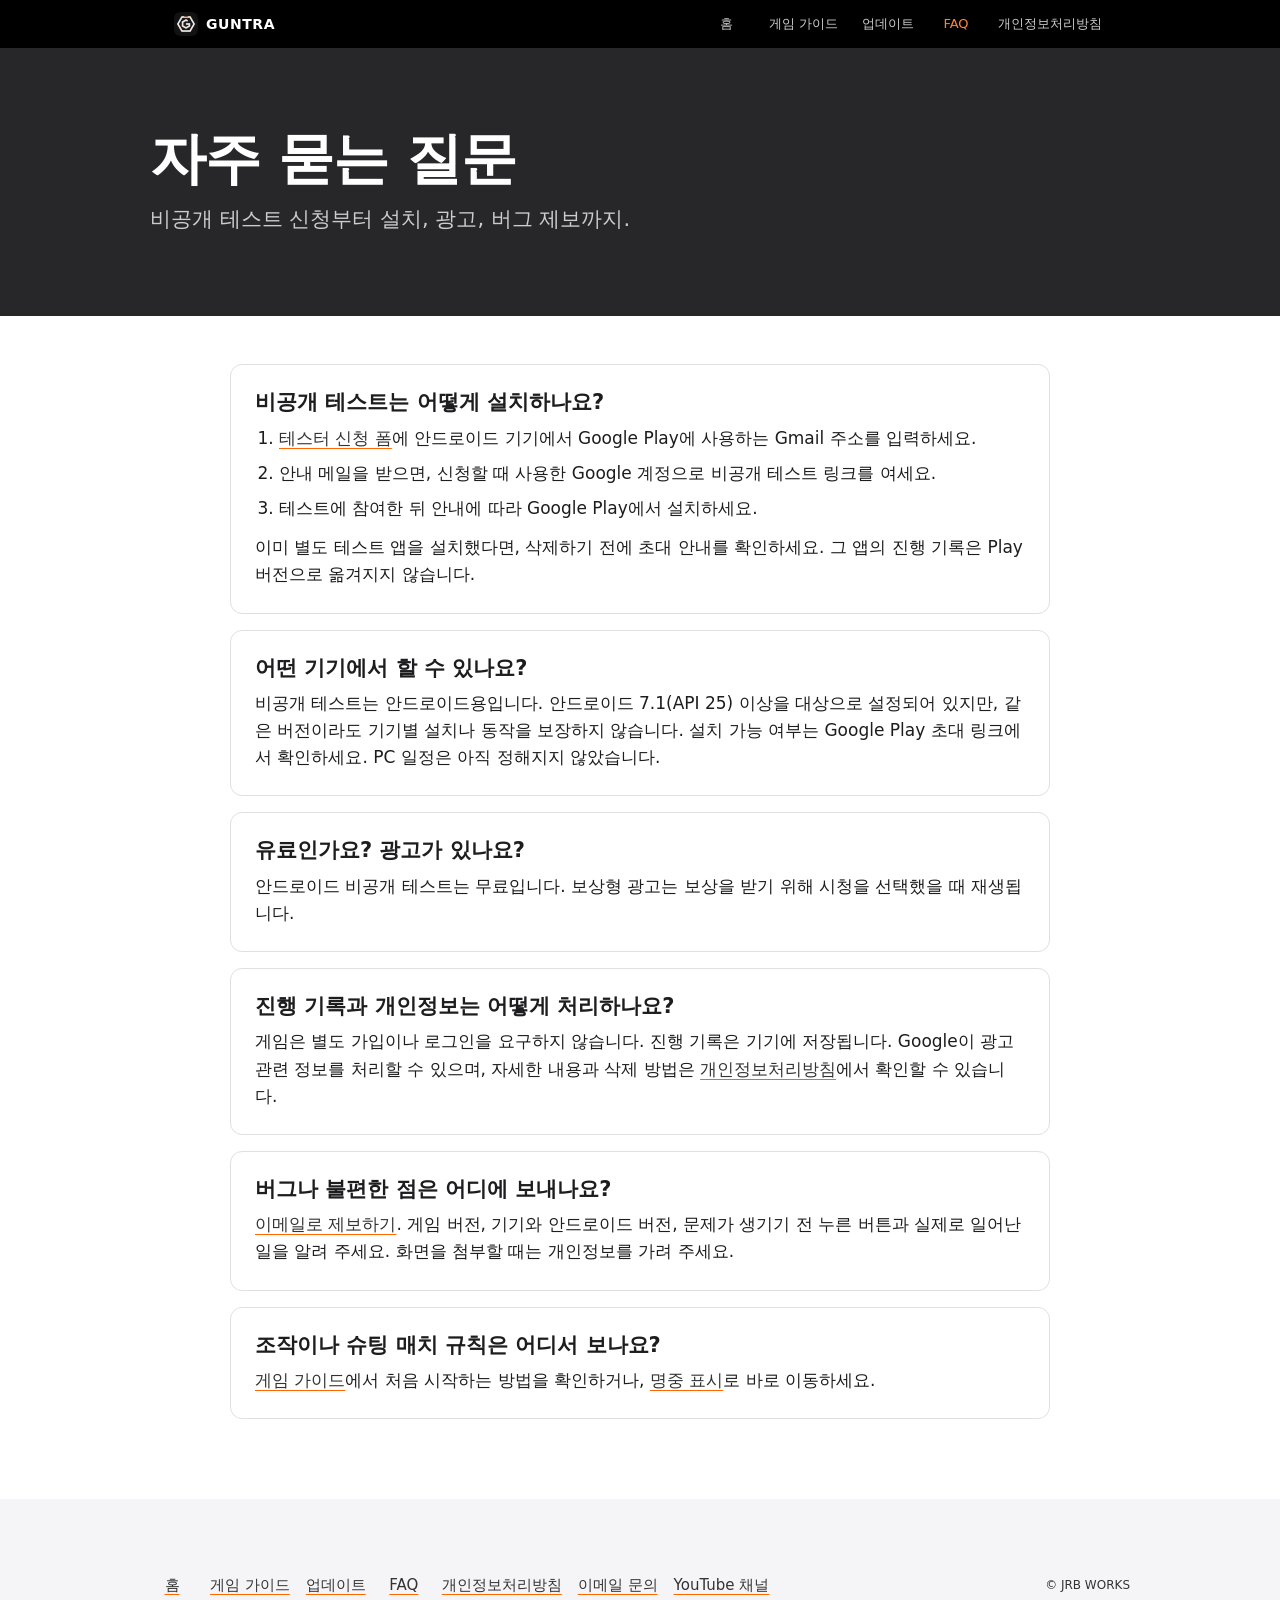
<file: guntra/faq.html>
<!doctype html>
<html lang="ko">
<head>
<meta charset="utf-8">
<meta name="viewport" content="width=device-width, initial-scale=1">
<meta name="description" content="GUNTRA 비공개 테스트 설치, 지원 기기, 광고와 개인정보, 버그 제보 안내입니다.">
<meta property="og:type" content="website">
<meta property="og:site_name" content="GUNTRA">
<meta property="og:locale" content="ko_KR">
<meta property="og:title" content="GUNTRA — 자주 묻는 질문">
<meta property="og:description" content="비공개 테스트 설치, 기기 지원, 광고와 개인정보, 버그 제보 방법을 확인하세요.">
<meta property="og:url" content="https://jawsrawboy.github.io/guntra/faq.html">
<meta property="og:image" content="https://jawsrawboy.github.io/guntra/img/og.jpg">
<link rel="canonical" href="https://jawsrawboy.github.io/guntra/faq.html">
<link rel="icon" type="image/png" href="img/icon.png">
<link rel="stylesheet" href="site.css">
<title>GUNTRA — 자주 묻는 질문</title>
</head>
<body>
<header class="site-header">
  <div class="site-container site-bar">
    <a class="site-brand" href="index.html"><img src="img/icon.png" alt="" width="24" height="24">GUNTRA</a>
    <nav class="site-menu" aria-label="주요 메뉴">
      <a href="index.html">홈</a><a href="guide.html">게임 가이드</a><a href="updates.html">업데이트</a><a href="faq.html" aria-current="page">FAQ</a><a href="privacy/index.html">개인정보처리방침</a>
    </nav>
  </div>
</header>
<main>
  <section class="info-hero"><div class="site-container">
    <h1>자주 묻는 질문</h1>
    <p>비공개 테스트 신청부터 설치, 광고, 버그 제보까지.</p>
  </div></section>
  <div class="info-body"><div class="site-container">
    <section class="info-card">
      <h2>비공개 테스트는 어떻게 설치하나요?</h2>
      <ol>
        <li><a href="https://docs.google.com/forms/d/e/1FAIpQLSd_g0TYqJYqymUZRiBdtusYdHvaEfZB8yZcb4ejUIKklBAmbw/viewform">테스터 신청 폼</a>에 안드로이드 기기에서 Google Play에 사용하는 Gmail 주소를 입력하세요.</li>
        <li>안내 메일을 받으면, 신청할 때 사용한 Google 계정으로 비공개 테스트 링크를 여세요.</li>
        <li>테스트에 참여한 뒤 안내에 따라 Google Play에서 설치하세요.</li>
      </ol>
      <p>이미 별도 테스트 앱을 설치했다면, 삭제하기 전에 초대 안내를 확인하세요. 그 앱의 진행 기록은 Play 버전으로 옮겨지지 않습니다.</p>
    </section>
    <section class="info-card">
      <h2>어떤 기기에서 할 수 있나요?</h2>
      <p>비공개 테스트는 안드로이드용입니다. 안드로이드 7.1(API 25) 이상을 대상으로 설정되어 있지만, 같은 버전이라도 기기별 설치나 동작을 보장하지 않습니다. 설치 가능 여부는 Google Play 초대 링크에서 확인하세요. PC 일정은 아직 정해지지 않았습니다.</p>
    </section>
    <section class="info-card">
      <h2>유료인가요? 광고가 있나요?</h2>
      <p>안드로이드 비공개 테스트는 무료입니다. 보상형 광고는 보상을 받기 위해 시청을 선택했을 때 재생됩니다.</p>
    </section>
    <section class="info-card">
      <h2>진행 기록과 개인정보는 어떻게 처리하나요?</h2>
      <p>게임은 별도 가입이나 로그인을 요구하지 않습니다. 진행 기록은 기기에 저장됩니다. Google이 광고 관련 정보를 처리할 수 있으며, 자세한 내용과 삭제 방법은 <a href="privacy/index.html">개인정보처리방침</a>에서 확인할 수 있습니다.</p>
    </section>
    <section class="info-card">
      <h2>버그나 불편한 점은 어디에 보내나요?</h2>
      <p><a href="mailto:jawsrawboy@gmail.com?subject=GUNTRA%20%EB%B2%84%EA%B7%B8%20%EC%A0%9C%EB%B3%B4">이메일로 제보하기</a>. 게임 버전, 기기와 안드로이드 버전, 문제가 생기기 전 누른 버튼과 실제로 일어난 일을 알려 주세요. 화면을 첨부할 때는 개인정보를 가려 주세요.</p>
    </section>
    <section class="info-card">
      <h2>조작이나 슈팅 매치 규칙은 어디서 보나요?</h2>
      <p><a href="guide.html">게임 가이드</a>에서 처음 시작하는 방법을 확인하거나, <a href="guide.html#hits">명중 표시</a>로 바로 이동하세요.</p>
    </section>
  </div></div>
</main>
<footer class="site-bottom">
  <div class="site-container">
    <nav aria-label="하단 메뉴">
      <a href="index.html">홈</a><a href="guide.html">게임 가이드</a><a href="updates.html">업데이트</a><a href="faq.html">FAQ</a><a href="privacy/index.html">개인정보처리방침</a>
      <a href="mailto:jawsrawboy@gmail.com">이메일 문의</a><a href="https://www.youtube.com/@jrbworks">YouTube 채널</a>
    </nav>
    <p>© JRB WORKS</p>
  </div>
</footer>
</body>
</html>
</file>
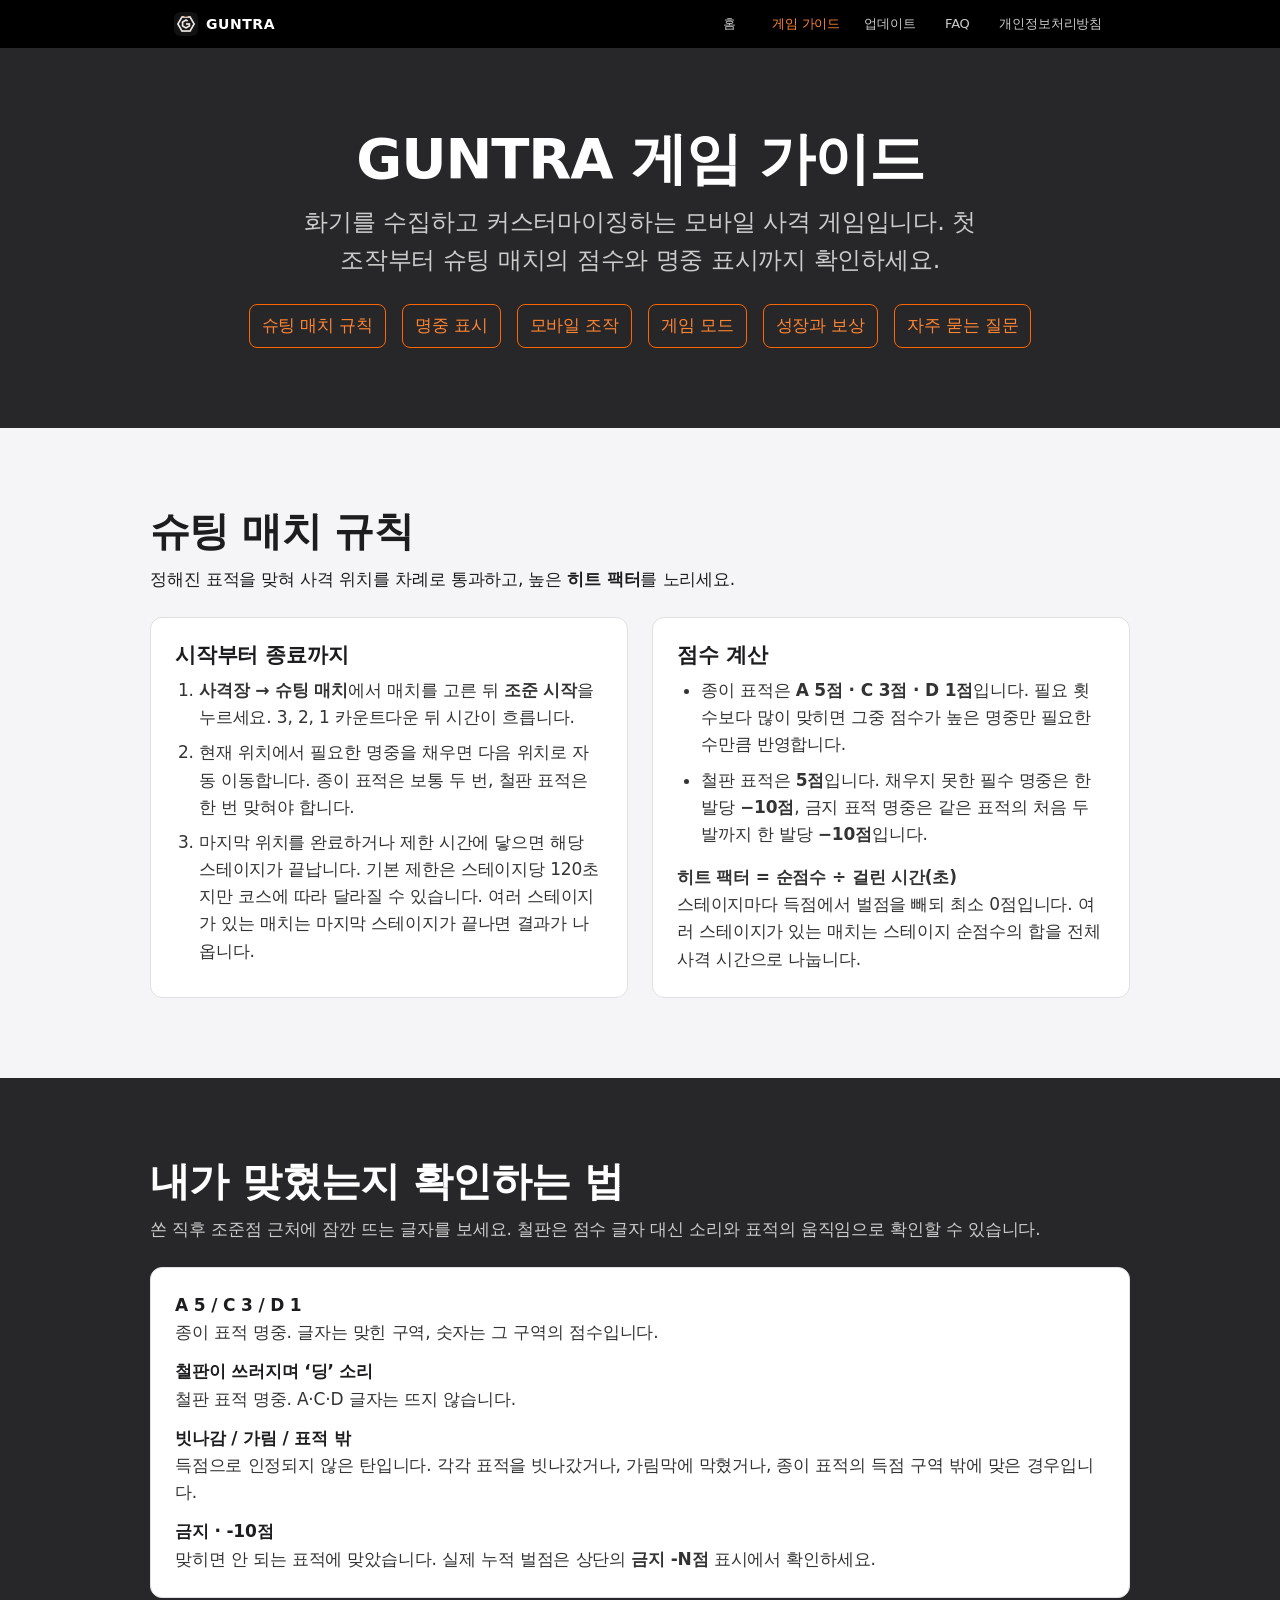
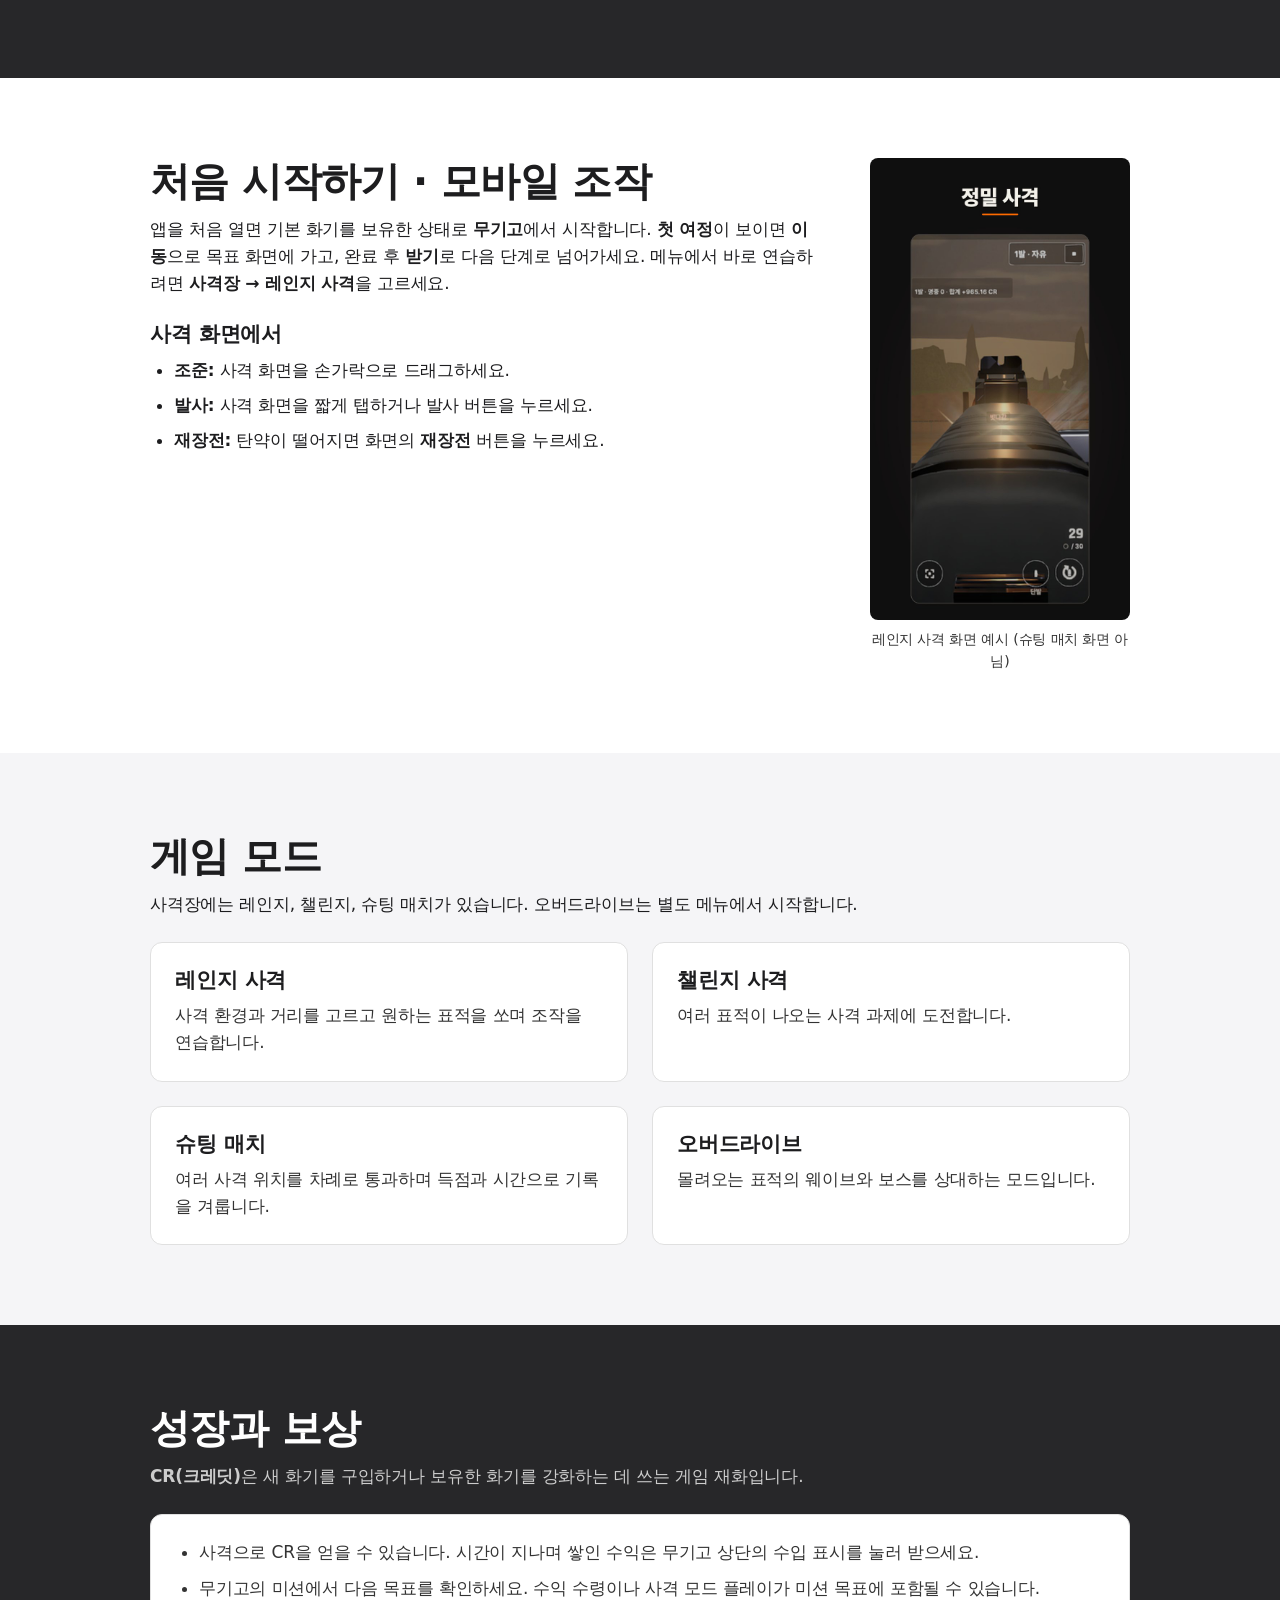
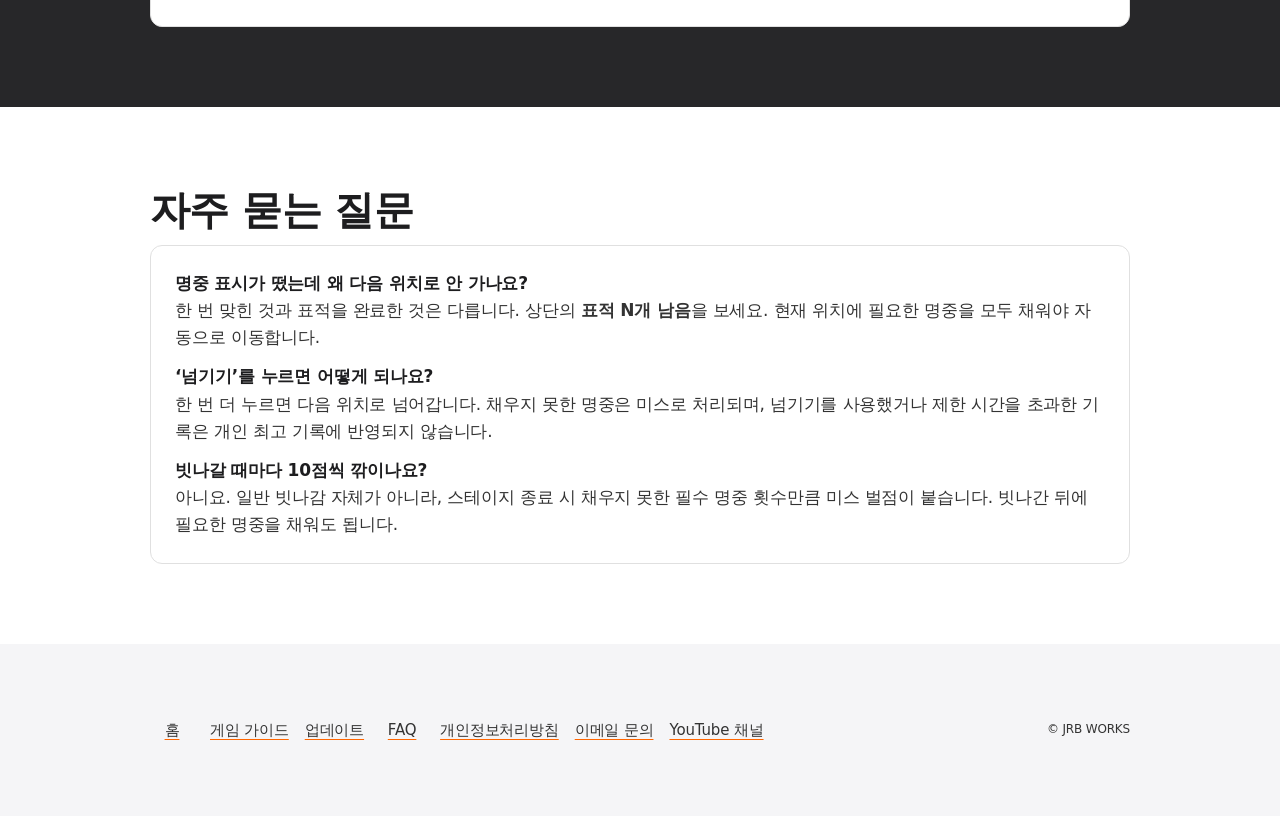
<file: guntra/guide.html>
<!doctype html>
<html lang="ko">
<head>
<meta charset="utf-8">
<meta name="viewport" content="width=device-width, initial-scale=1">
<meta name="description" content="GUNTRA 게임 가이드. 모바일 조작, 슈팅 매치 규칙과 명중 표시, 크레딧 사용법을 알아보세요.">
<meta name="theme-color" content="#000000">
<meta property="og:type" content="website">
<meta property="og:site_name" content="GUNTRA">
<meta property="og:locale" content="ko_KR">
<meta property="og:title" content="GUNTRA — 게임 가이드">
<meta property="og:description" content="슈팅 매치 규칙과 명중 표시부터 모바일 조작과 크레딧까지.">
<meta property="og:url" content="https://jawsrawboy.github.io/guntra/guide.html">
<meta property="og:image" content="https://jawsrawboy.github.io/guntra/img/og.jpg">
<link rel="canonical" href="https://jawsrawboy.github.io/guntra/guide.html">
<link rel="icon" type="image/png" href="img/icon.png">
<title>GUNTRA — 게임 가이드</title>
<style>
  :root {
    --primary: #ff6600;
    --focus: #ff7a1a;
    --orange-on-dark: #ff8533;
    --ink: #1d1d1f;
    --muted: #333333;
    --dark: #272729;
    --parchment: #f5f5f7;
    --hairline: #e0e0e0;
    --display: "Pretendard", "SF Pro Display", system-ui, -apple-system, sans-serif;
    --text: "Pretendard", "SF Pro Text", system-ui, -apple-system, sans-serif;
  }
  * { box-sizing: border-box; }
  body {
    margin: 0;
    color: var(--ink);
    background: #fff;
    font: 400 17px/1.6 var(--text);
    letter-spacing: -0.01em;
  }
  a { color: inherit; text-decoration: none; }
  a:focus-visible { outline: 2px solid var(--focus); outline-offset: 2px; }
  img { display: block; max-width: 100%; }
  .wrap-text { max-width: 980px; margin: 0 auto; }
  .jump a {
    display: inline-flex;
    align-items: center;
    min-height: 44px;
  }
  .jump {
    display: flex;
    flex-wrap: wrap;
    align-items: center;
    gap: 8px 24px;
  }
  .tile { padding: 80px 24px; scroll-margin-top: 96px; }
  .tile-dark { background: var(--dark); color: #fff; }
  .tile-parchment { background: var(--parchment); }
  .hero { text-align: center; }
  h1, h2, h3 { font-family: var(--display); font-weight: 600; }
  h1 { margin: 0 0 12px; font-size: 56px; line-height: 1.12; letter-spacing: -0.02em; }
  h2 { margin: 0 0 12px; font-size: 40px; line-height: 1.15; letter-spacing: -0.015em; }
  h3 { margin: 0 0 8px; font-size: 21px; line-height: 1.3; }
  p, ul, ol, dl { margin: 0; }
  ul, ol { padding-left: 24px; }
  li + li { margin-top: 8px; }
  .hero-lead { max-width: 680px; margin: 0 auto; color: #ccc; font-size: 24px; }
  .section-lead { margin-bottom: 24px; }
  .tile-dark .section-lead { color: #ccc; }
  .jump { justify-content: center; margin: 24px auto 0; gap: 8px 16px; }
  .jump a {
    padding: 0 12px;
    color: var(--orange-on-dark);
    border: 1px solid var(--primary);
    border-radius: 8px;
  }
  .jump a:hover { background: #373739; }
  .grid { display: grid; grid-template-columns: repeat(2, minmax(0, 1fr)); gap: 24px; }
  .card {
    padding: 24px;
    background: #fff;
    color: var(--muted);
    border: 1px solid var(--hairline);
    border-radius: 12px;
  }
  .card h3, dt { color: var(--ink); }
  dt { font-weight: 600; }
  dd { margin: 0; }
  dd + dt { margin-top: 12px; }
  .score-note { margin-top: 16px; }
  .controls { display: grid; grid-template-columns: minmax(0, 1fr) minmax(0, 260px); gap: 48px; align-items: start; }
  .controls h3 { margin-top: 24px; }
  figure { margin: 0; }
  figure img { width: 100%; height: auto; border-radius: 8px; }
  figcaption { margin-top: 8px; color: var(--muted); font-size: 14px; text-align: center; }
  @media (max-width: 735px) {
    .tile { padding: 48px 24px; }
    h1 { font-size: 34px; }
    h2 { font-size: 32px; }
    .hero-lead { font-size: 21px; }
  }
  @media (max-width: 640px) {
    .grid, .controls { grid-template-columns: 1fr; gap: 24px; }
    figure { max-width: 240px; margin: 0 auto; }
  }
  @media (max-width: 419px) {
    .tile { padding-inline: 16px; }
    h1 { font-size: 28px; }
  }
</style>
<link rel="stylesheet" href="site.css">
</head>
<body>
<header class="site-header">
  <div class="site-container site-bar">
    <a class="site-brand" href="index.html"><img src="img/icon.png" alt="" width="24" height="24">GUNTRA</a>
    <nav class="site-menu" aria-label="주요 메뉴">
      <a href="index.html">홈</a><a href="guide.html" aria-current="page">게임 가이드</a><a href="updates.html">업데이트</a><a href="faq.html">FAQ</a><a href="privacy/index.html">개인정보처리방침</a>
    </nav>
  </div>
</header>

<main>
  <section class="tile tile-dark hero" aria-labelledby="guide-title">
    <div class="wrap-text">
      <h1 id="guide-title">GUNTRA 게임 가이드</h1>
      <p class="hero-lead">화기를 수집하고 커스터마이징하는 모바일 사격 게임입니다. 첫 조작부터 슈팅 매치의 점수와 명중 표시까지 확인하세요.</p>
      <nav class="jump" aria-label="가이드 목차">
        <a href="#match">슈팅 매치 규칙</a>
        <a href="#hits">명중 표시</a>
        <a href="#controls">모바일 조작</a>
        <a href="#modes">게임 모드</a>
        <a href="#progression">성장과 보상</a>
        <a href="#faq">자주 묻는 질문</a>
      </nav>
    </div>
  </section>

  <section id="match" class="tile tile-parchment" aria-labelledby="match-title">
    <div class="wrap-text">
      <h2 id="match-title">슈팅 매치 규칙</h2>
      <p class="section-lead">정해진 표적을 맞혀 사격 위치를 차례로 통과하고, 높은 <strong>히트 팩터</strong>를 노리세요.</p>
      <div class="grid">
        <article class="card">
          <h3>시작부터 종료까지</h3>
          <ol>
            <li><strong>사격장 → 슈팅 매치</strong>에서 매치를 고른 뒤 <strong>조준 시작</strong>을 누르세요. 3, 2, 1 카운트다운 뒤 시간이 흐릅니다.</li>
            <li>현재 위치에서 필요한 명중을 채우면 다음 위치로 자동 이동합니다. 종이 표적은 보통 두 번, 철판 표적은 한 번 맞혀야 합니다.</li>
            <li>마지막 위치를 완료하거나 제한 시간에 닿으면 해당 스테이지가 끝납니다. 기본 제한은 스테이지당 120초지만 코스에 따라 달라질 수 있습니다. 여러 스테이지가 있는 매치는 마지막 스테이지가 끝나면 결과가 나옵니다.</li>
          </ol>
        </article>
        <article class="card">
          <h3>점수 계산</h3>
          <ul>
            <li>종이 표적은 <strong>A 5점 · C 3점 · D 1점</strong>입니다. 필요 횟수보다 많이 맞히면 그중 점수가 높은 명중만 필요한 수만큼 반영합니다.</li>
            <li>철판 표적은 <strong>5점</strong>입니다. 채우지 못한 필수 명중은 한 발당 <strong>−10점</strong>, 금지 표적 명중은 같은 표적의 처음 두 발까지 한 발당 <strong>−10점</strong>입니다.</li>
          </ul>
          <p class="score-note"><strong>히트 팩터 = 순점수 ÷ 걸린 시간(초)</strong><br>스테이지마다 득점에서 벌점을 빼되 최소 0점입니다. 여러 스테이지가 있는 매치는 스테이지 순점수의 합을 전체 사격 시간으로 나눕니다.</p>
        </article>
      </div>
    </div>
  </section>

  <section id="hits" class="tile tile-dark" aria-labelledby="hits-title">
    <div class="wrap-text">
      <h2 id="hits-title">내가 맞혔는지 확인하는 법</h2>
      <p class="section-lead">쏜 직후 조준점 근처에 잠깐 뜨는 글자를 보세요. 철판은 점수 글자 대신 소리와 표적의 움직임으로 확인할 수 있습니다.</p>
      <div class="card">
        <dl>
          <dt>A 5 / C 3 / D 1</dt>
          <dd>종이 표적 명중. 글자는 맞힌 구역, 숫자는 그 구역의 점수입니다.</dd>
          <dt>철판이 쓰러지며 ‘딩’ 소리</dt>
          <dd>철판 표적 명중. A·C·D 글자는 뜨지 않습니다.</dd>
          <dt>빗나감 / 가림 / 표적 밖</dt>
          <dd>득점으로 인정되지 않은 탄입니다. 각각 표적을 빗나갔거나, 가림막에 막혔거나, 종이 표적의 득점 구역 밖에 맞은 경우입니다.</dd>
          <dt>금지 · -10점</dt>
          <dd>맞히면 안 되는 표적에 맞았습니다. 실제 누적 벌점은 상단의 <strong>금지 -N점</strong> 표시에서 확인하세요.</dd>
        </dl>
      </div>
    </div>
  </section>

  <section id="controls" class="tile" aria-labelledby="controls-title">
    <div class="wrap-text controls">
      <div>
        <h2 id="controls-title">처음 시작하기 · 모바일 조작</h2>
        <p>앱을 처음 열면 기본 화기를 보유한 상태로 <strong>무기고</strong>에서 시작합니다. <strong>첫 여정</strong>이 보이면 <strong>이동</strong>으로 목표 화면에 가고, 완료 후 <strong>받기</strong>로 다음 단계로 넘어가세요. 메뉴에서 바로 연습하려면 <strong>사격장 → 레인지 사격</strong>을 고르세요.</p>
        <h3>사격 화면에서</h3>
        <ul>
          <li><strong>조준:</strong> 사격 화면을 손가락으로 드래그하세요.</li>
          <li><strong>발사:</strong> 사격 화면을 짧게 탭하거나 발사 버튼을 누르세요.</li>
          <li><strong>재장전:</strong> 탄약이 떨어지면 화면의 <strong>재장전</strong> 버튼을 누르세요.</li>
        </ul>
      </div>
      <figure>
        <img src="img/shot_01_range.jpg" alt="조준 화면과 하단 조작 버튼이 보이는 GUNTRA 레인지 사격" width="720" height="1280" loading="lazy">
        <figcaption>레인지 사격 화면 예시 (슈팅 매치 화면 아님)</figcaption>
      </figure>
    </div>
  </section>

  <section id="modes" class="tile tile-parchment" aria-labelledby="modes-title">
    <div class="wrap-text">
      <h2 id="modes-title">게임 모드</h2>
      <p class="section-lead">사격장에는 레인지, 챌린지, 슈팅 매치가 있습니다. 오버드라이브는 별도 메뉴에서 시작합니다.</p>
      <div class="grid">
        <article class="card"><h3>레인지 사격</h3><p>사격 환경과 거리를 고르고 원하는 표적을 쏘며 조작을 연습합니다.</p></article>
        <article class="card"><h3>챌린지 사격</h3><p>여러 표적이 나오는 사격 과제에 도전합니다.</p></article>
        <article class="card"><h3>슈팅 매치</h3><p>여러 사격 위치를 차례로 통과하며 득점과 시간으로 기록을 겨룹니다.</p></article>
        <article class="card"><h3>오버드라이브</h3><p>몰려오는 표적의 웨이브와 보스를 상대하는 모드입니다.</p></article>
      </div>
    </div>
  </section>

  <section id="progression" class="tile tile-dark" aria-labelledby="progression-title">
    <div class="wrap-text">
      <h2 id="progression-title">성장과 보상</h2>
      <p class="section-lead"><strong>CR(크레딧)</strong>은 새 화기를 구입하거나 보유한 화기를 강화하는 데 쓰는 게임 재화입니다.</p>
      <div class="card">
        <ul>
          <li>사격으로 CR을 얻을 수 있습니다. 시간이 지나며 쌓인 수익은 무기고 상단의 수입 표시를 눌러 받으세요.</li>
          <li>무기고의 미션에서 다음 목표를 확인하세요. 수익 수령이나 사격 모드 플레이가 미션 목표에 포함될 수 있습니다.</li>
        </ul>
      </div>
    </div>
  </section>

  <section id="faq" class="tile" aria-labelledby="faq-title">
    <div class="wrap-text">
      <h2 id="faq-title">자주 묻는 질문</h2>
      <div class="card">
        <dl>
          <dt>명중 표시가 떴는데 왜 다음 위치로 안 가나요?</dt>
          <dd>한 번 맞힌 것과 표적을 완료한 것은 다릅니다. 상단의 <strong>표적 N개 남음</strong>을 보세요. 현재 위치에 필요한 명중을 모두 채워야 자동으로 이동합니다.</dd>
          <dt>‘넘기기’를 누르면 어떻게 되나요?</dt>
          <dd>한 번 더 누르면 다음 위치로 넘어갑니다. 채우지 못한 명중은 미스로 처리되며, 넘기기를 사용했거나 제한 시간을 초과한 기록은 개인 최고 기록에 반영되지 않습니다.</dd>
          <dt>빗나갈 때마다 10점씩 깎이나요?</dt>
          <dd>아니요. 일반 빗나감 자체가 아니라, 스테이지 종료 시 채우지 못한 필수 명중 횟수만큼 미스 벌점이 붙습니다. 빗나간 뒤에 필요한 명중을 채워도 됩니다.</dd>
        </dl>
      </div>
    </div>
  </section>
</main>

<footer class="site-bottom">
  <div class="site-container">
    <nav aria-label="하단 메뉴">
      <a href="index.html">홈</a><a href="guide.html">게임 가이드</a><a href="updates.html">업데이트</a><a href="faq.html">FAQ</a><a href="privacy/index.html">개인정보처리방침</a>
      <a href="mailto:jawsrawboy@gmail.com">이메일 문의</a><a href="https://www.youtube.com/@jrbworks">YouTube 채널</a>
    </nav>
    <p>© JRB WORKS</p>
  </div>
</footer>
</body>
</html>
</file>
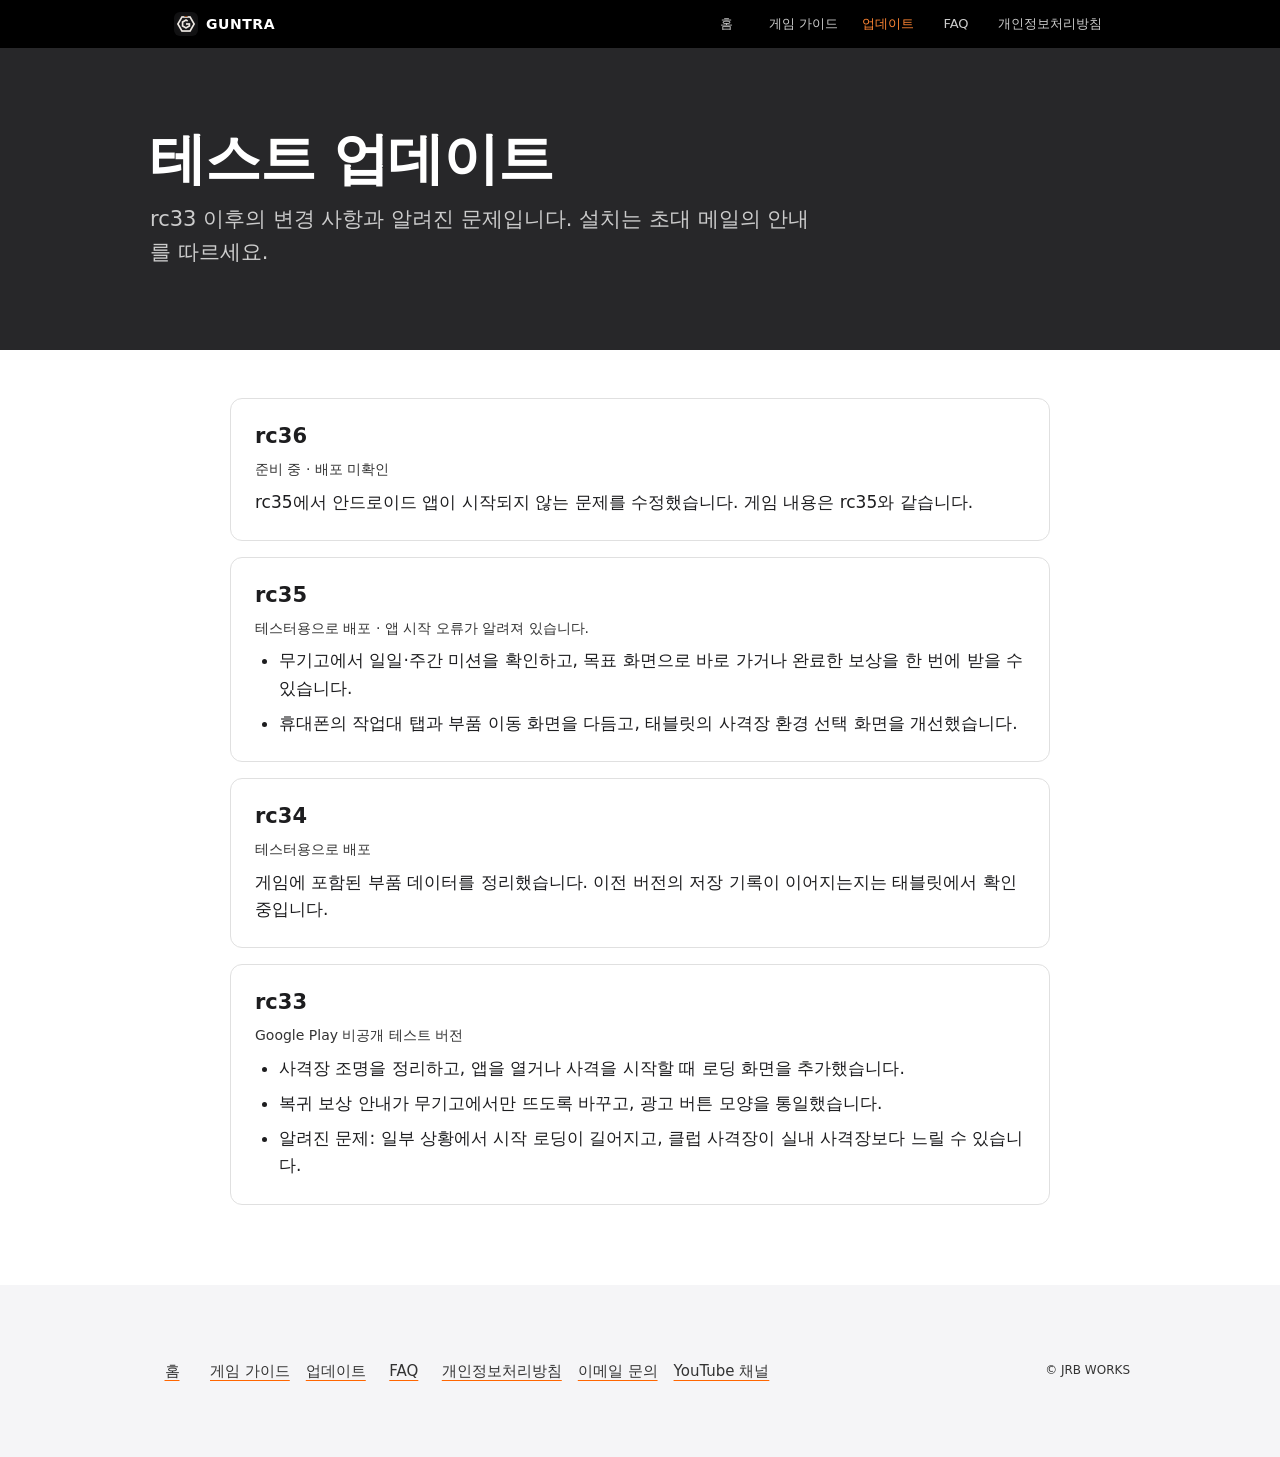
<file: guntra/updates.html>
<!doctype html>
<html lang="ko">
<head>
<meta charset="utf-8">
<meta name="viewport" content="width=device-width, initial-scale=1">
<meta name="description" content="GUNTRA 안드로이드 비공개 테스트의 rc33 이후 변경 사항과 알려진 문제입니다.">
<meta property="og:type" content="website">
<meta property="og:site_name" content="GUNTRA">
<meta property="og:locale" content="ko_KR">
<meta property="og:title" content="GUNTRA — 테스트 업데이트">
<meta property="og:description" content="rc33 이후 무엇이 바뀌었고 어떤 문제가 남아 있는지 확인하세요.">
<meta property="og:url" content="https://jawsrawboy.github.io/guntra/updates.html">
<meta property="og:image" content="https://jawsrawboy.github.io/guntra/img/og.jpg">
<link rel="canonical" href="https://jawsrawboy.github.io/guntra/updates.html">
<link rel="icon" type="image/png" href="img/icon.png">
<link rel="stylesheet" href="site.css">
<title>GUNTRA — 테스트 업데이트</title>
</head>
<body>
<header class="site-header">
  <div class="site-container site-bar">
    <a class="site-brand" href="index.html"><img src="img/icon.png" alt="" width="24" height="24">GUNTRA</a>
    <nav class="site-menu" aria-label="주요 메뉴">
      <a href="index.html">홈</a><a href="guide.html">게임 가이드</a><a href="updates.html" aria-current="page">업데이트</a><a href="faq.html">FAQ</a><a href="privacy/index.html">개인정보처리방침</a>
    </nav>
  </div>
</header>
<main>
  <section class="info-hero"><div class="site-container">
    <h1>테스트 업데이트</h1>
    <p>rc33 이후의 변경 사항과 알려진 문제입니다. 설치는 초대 메일의 안내를 따르세요.</p>
  </div></section>
  <div class="info-body"><div class="site-container">
    <article class="info-card">
      <h2>rc36</h2>
      <p class="build-status">준비 중 · 배포 미확인</p>
      <p>rc35에서 안드로이드 앱이 시작되지 않는 문제를 수정했습니다. 게임 내용은 rc35와 같습니다.</p>
    </article>
    <article class="info-card">
      <h2>rc35</h2>
      <p class="build-status">테스터용으로 배포 · 앱 시작 오류가 알려져 있습니다.</p>
      <ul>
        <li>무기고에서 일일·주간 미션을 확인하고, 목표 화면으로 바로 가거나 완료한 보상을 한 번에 받을 수 있습니다.</li>
        <li>휴대폰의 작업대 탭과 부품 이동 화면을 다듬고, 태블릿의 사격장 환경 선택 화면을 개선했습니다.</li>
      </ul>
    </article>
    <article class="info-card">
      <h2>rc34</h2>
      <p class="build-status">테스터용으로 배포</p>
      <p>게임에 포함된 부품 데이터를 정리했습니다. 이전 버전의 저장 기록이 이어지는지는 태블릿에서 확인 중입니다.</p>
    </article>
    <article class="info-card">
      <h2>rc33</h2>
      <p class="build-status">Google Play 비공개 테스트 버전</p>
      <ul>
        <li>사격장 조명을 정리하고, 앱을 열거나 사격을 시작할 때 로딩 화면을 추가했습니다.</li>
        <li>복귀 보상 안내가 무기고에서만 뜨도록 바꾸고, 광고 버튼 모양을 통일했습니다.</li>
        <li>알려진 문제: 일부 상황에서 시작 로딩이 길어지고, 클럽 사격장이 실내 사격장보다 느릴 수 있습니다.</li>
      </ul>
    </article>
  </div></div>
</main>
<footer class="site-bottom">
  <div class="site-container">
    <nav aria-label="하단 메뉴">
      <a href="index.html">홈</a><a href="guide.html">게임 가이드</a><a href="updates.html">업데이트</a><a href="faq.html">FAQ</a><a href="privacy/index.html">개인정보처리방침</a>
      <a href="mailto:jawsrawboy@gmail.com">이메일 문의</a><a href="https://www.youtube.com/@jrbworks">YouTube 채널</a>
    </nav>
    <p>© JRB WORKS</p>
  </div>
</footer>
</body>
</html>
</file>
<file: guntra/site.css>
:root {
  --site-orange: #ff6600;
  --site-orange-dark: #ff8533;
  --site-focus: #ff7a1a;
  --site-ink: #1d1d1f;
  --site-paper: #f5f5f7;
  --site-night: #272729;
  --site-font: "Pretendard", "SF Pro Text", system-ui, -apple-system, sans-serif;
}
* { box-sizing: border-box; }
body { margin: 0; color: var(--site-ink); font: 400 17px/1.6 var(--site-font); }
.site-header {
  position: sticky;
  top: 0;
  z-index: 20;
  background: #000;
  color: #fff;
}
.site-container { max-width: 980px; margin: 0 auto; }
.site-bar {
  display: flex;
  align-items: center;
  justify-content: space-between;
  flex-wrap: wrap;
  gap: 0 24px;
  min-height: 48px;
  padding: 0 24px;
}
.site-brand, .site-menu a, .site-bottom a {
  display: inline-flex;
  align-items: center;
  min-height: 44px;
}
.site-brand {
  gap: 8px;
  border-radius: 6px;
  color: #fff;
  font-size: 14px;
  font-weight: 600;
  letter-spacing: .04em;
  text-decoration: none;
}
.site-brand img { border-radius: 6px; }
.site-menu, .site-bottom nav { display: flex; flex-wrap: wrap; align-items: center; gap: 0 16px; }
.site-menu a, .site-bottom a { min-width: 44px; justify-content: center; }
.site-menu a { padding: 0 4px; border-radius: 6px; color: #ccc; font-size: 13px; text-decoration: none; }
.site-menu a:hover { color: #fff; }
.site-menu a[aria-current="page"] { color: var(--site-orange-dark); }
.site-bottom { padding: 64px 24px; background: var(--site-paper); color: #333; }
.site-bottom .site-container { display: flex; flex-wrap: wrap; align-items: center; justify-content: space-between; gap: 16px 24px; }
.site-bottom nav { font-size: 15px; }
.site-bottom a, .info-body a {
  color: #333;
  text-decoration: underline;
  text-decoration-color: var(--site-orange);
  text-underline-offset: 4px;
}
.site-bottom a:hover, .info-body a:hover { text-decoration-thickness: 2px; }
.site-bottom p { margin: 0; font-size: 12px; }
a:focus-visible, button:focus-visible, [tabindex="-1"]:focus-visible { outline: 2px solid var(--site-focus); outline-offset: 2px; }
[id] { scroll-margin-top: 100px; }
.info-hero { padding: 80px 24px; background: var(--site-night); color: #fff; }
.info-hero h1 { margin: 0 0 12px; font-size: 56px; font-weight: 600; line-height: 1.12; letter-spacing: -.02em; }
.info-hero p { max-width: 680px; margin: 0; color: #ccc; font-size: 21px; }
.info-body { padding: 48px 24px 80px; overflow-wrap: anywhere; }
.info-body .site-container { max-width: 820px; }
.info-card { padding: 24px; border: 1px solid #e0e0e0; border-radius: 12px; }
.info-card + .info-card { margin-top: 16px; }
.info-card h2 { margin: 0 0 8px; font-size: 21px; font-weight: 600; line-height: 1.3; }
.info-card p, .info-card ul, .info-card ol { margin: 0; }
.info-card ul, .info-card ol { padding-left: 24px; }
.info-card p + ol, .info-card ol + p { margin-top: 12px; }
.info-card li + li { margin-top: 8px; }
.info-card .build-status { margin: 0 0 8px; color: #333; font-size: 14px; }
@media (max-width: 640px) {
  .site-bar, .site-bottom, .info-hero, .info-body { padding-inline: 16px; }
  .site-bar { column-gap: 12px; }
  .site-menu, .site-bottom nav { column-gap: 8px; }
  .site-menu { column-gap: 4px; }
  main [id] { scroll-margin-top: 144px; }
  .info-hero, .info-body { padding-block: 48px; }
  .info-hero h1 { font-size: 34px; }
}
@media (max-width: 419px) { .info-hero h1 { font-size: 28px; } }
</file>
